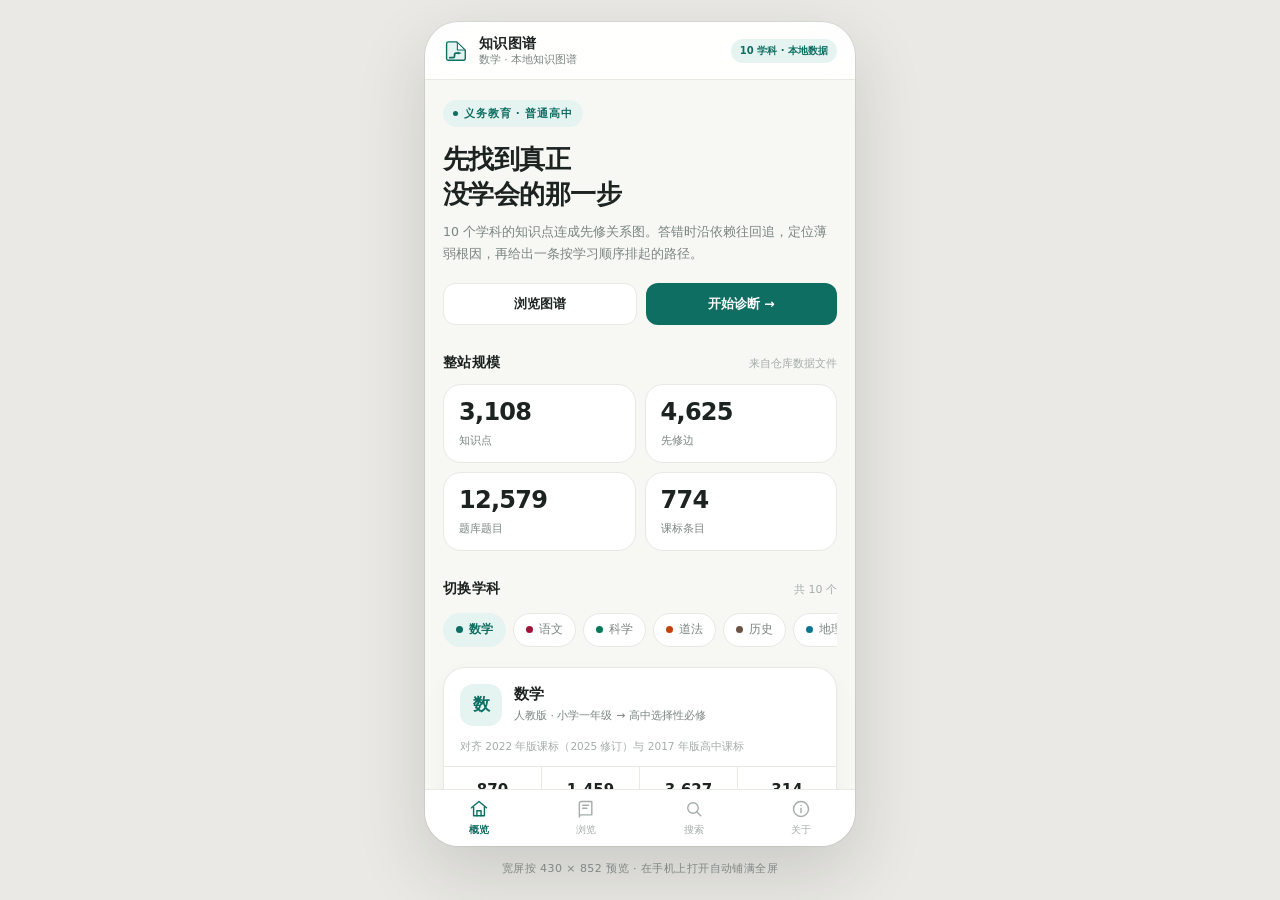
<file: index.html>
<!DOCTYPE html>
<html lang="zh-CN">
<head>
<meta charset="utf-8">
<meta name="viewport" content="width=device-width, initial-scale=1, viewport-fit=cover">
<title>知识图谱 · 中小学与高中</title>
<meta name="theme-color" content="#f7f7f4">
<meta name="description" content="中小学与高中知识图谱：10 个学科、按册浏览、先修关系与自适应诊断。">
<link rel="icon" href="data:image/svg+xml,%3Csvg%20xmlns%3D%22http%3A%2F%2Fwww.w3.org%2F2000%2Fsvg%22%20viewBox%3D%220%200%2032%2032%22%3E%3Cpath%20fill%3D%22%23dff3ef%22%20stroke%3D%22%230f6e62%22%20stroke-width%3D%221.7%22%20stroke-linejoin%3D%22round%22%20d%3D%22M6.6%204.8H17L27.4%2015.2V25Q27.4%2027.4%2025.2%2027.4H6.6Q4.4%2027.4%204.4%2025.2V7Q4.4%204.8%206.6%204.8Z%22%2F%3E%3Cpath%20fill%3D%22%23ffffff%22%20d%3D%22M17.7%206.3%2026.1%2014.7H17.7Z%22%2F%3E%3Cpath%20fill%3D%22none%22%20stroke%3D%22%230f6e62%22%20stroke-width%3D%221.35%22%20stroke-linecap%3D%22round%22%20stroke-linejoin%3D%22round%22%20d%3D%22M17.7%206.3V14.7H26.1%22%2F%3E%3Cpath%20fill%3D%22none%22%20stroke%3D%22%230f6e62%22%20stroke-width%3D%222.15%22%20stroke-linecap%3D%22round%22%20stroke-linejoin%3D%22round%22%20d%3D%22M8.3%2024.2H12.4Q14.2%2024.2%2014.2%2022.4V20.2Q14.2%2018.6%2016%2018.6H18.8%22%2F%3E%3Cpath%20fill%3D%22%230f6e62%22%20d%3D%22M18.5%2016.85%2023%2018.6%2018.5%2020.35Z%22%2F%3E%3C%2Fsvg%3E">
<link rel="manifest" href="manifest.webmanifest">
<link rel="apple-touch-icon" href="assets/icons/apple-touch-icon.png">
<meta name="mobile-web-app-capable" content="yes">
<meta name="apple-mobile-web-app-capable" content="yes">
<meta name="apple-mobile-web-app-title" content="知识图谱">
<link rel="stylesheet" href="assets/pwa.css">
<style>
:root{
  --brand:#0f6e62; --brand-soft:#e6f4f1; --brand-strong:#0c574e;
  --ink:#1c2321; --sub:#7a8580; --faint:#a4aca8;
  --line:#e9e8e3; --paper:#f7f7f4; --card:#fff;
  --radius:18px;
}
*{box-sizing:border-box;-webkit-tap-highlight-color:transparent}
html,body{margin:0;height:100%}
body{
  background:#eae9e5;color:var(--ink);
  font-family:-apple-system,BlinkMacSystemFont,"SF Pro Text","PingFang SC","Hiragino Sans GB","Microsoft YaHei",system-ui,sans-serif;
  font-size:14px;line-height:1.6;-webkit-font-smoothing:antialiased;
}
button,input{font:inherit;color:inherit}
button{border:0;background:none;cursor:pointer;padding:0}
a{color:inherit;text-decoration:none}
.stage{min-height:100vh;display:flex;flex-direction:column;align-items:center;justify-content:center;gap:14px;padding:22px 12px}
.stage-hint{margin:0;font-size:11px;color:#8b918d;letter-spacing:.04em}
.phone{
  width:100%;max-width:430px;height:min(852px,calc(100vh - 76px));
  background:var(--paper);border-radius:34px;overflow:hidden;position:relative;
  display:flex;flex-direction:column;
  box-shadow:0 26px 70px rgba(28,35,33,.16),0 0 0 1px rgba(28,35,33,.07);
  transition:background-color .25s ease;
}
@media (max-width:480px){
  .stage{display:block;padding:0;min-height:100vh}
  .phone{max-width:none;height:100vh;height:100dvh;border-radius:0;box-shadow:none}
  .stage-hint{display:none}
}

/* ---------- 顶栏 ---------- */
.app-bar{
  flex:none;height:58px;padding:0 18px;display:flex;align-items:center;justify-content:space-between;
  background:rgba(255,255,255,.9);backdrop-filter:blur(14px);-webkit-backdrop-filter:blur(14px);
  border-bottom:1px solid var(--line);z-index:2;
}
.brand{display:flex;align-items:center;gap:10px;min-width:0}
.brand svg{width:26px;height:26px;flex:none;color:var(--brand);transition:color .25s}
.brand-txt{display:flex;flex-direction:column;line-height:1.25;min-width:0}
.brand-txt strong{font-size:14px;font-weight:650;letter-spacing:.02em}
.brand-txt span{font-size:10.5px;color:var(--sub);white-space:nowrap;overflow:hidden;text-overflow:ellipsis}
.bar-tag{
  font-size:10px;color:var(--brand);background:var(--brand-soft);
  padding:4px 9px;border-radius:999px;font-weight:600;white-space:nowrap;
  transition:background-color .25s,color .25s;
}

/* ---------- 内容区 ---------- */
.screen{flex:1;overflow-y:auto;overscroll-behavior:contain;-webkit-overflow-scrolling:touch;padding:0 18px 26px;scrollbar-width:none}
.screen::-webkit-scrollbar,.sheet-scroll::-webkit-scrollbar{display:none}
.view{animation:viewIn .26s ease-out both}
@keyframes viewIn{from{opacity:0;transform:translateY(8px)}to{opacity:1;transform:none}}
.pad-top{padding-top:20px}
.sec{margin-top:26px}
.sec-head{display:flex;align-items:baseline;justify-content:space-between;margin:0 0 11px}
.sec-head h2{margin:0;font-size:14px;font-weight:650;letter-spacing:.02em}
.sec-head span{font-size:11px;color:var(--faint)}

/* Hero */
.eyebrow{
  display:inline-flex;align-items:center;gap:6px;font-size:10.5px;letter-spacing:.08em;
  color:var(--brand);background:var(--brand-soft);padding:5px 10px;border-radius:999px;font-weight:600;
  transition:background-color .25s,color .25s;
}
.eyebrow i{width:5px;height:5px;border-radius:50%;background:currentColor;font-style:normal}
.hero h1{margin:15px 0 9px;font-size:26px;line-height:1.34;font-weight:700;letter-spacing:-.02em}
.hero p{margin:0;color:var(--sub);font-size:12.5px;line-height:1.75}
.hero-actions{display:flex;gap:9px;margin-top:18px}
.btn{
  display:inline-flex;align-items:center;justify-content:center;gap:6px;
  min-height:42px;padding:0 16px;border-radius:12px;font-size:12.5px;font-weight:600;
  transition:transform .14s ease,background-color .2s,color .2s;
}
.btn:active{transform:scale(.97)}
.btn-primary{background:var(--brand);color:#fff;flex:1;transition:background-color .25s,transform .14s}
.btn-quiet{background:#fff;color:var(--ink);border:1px solid var(--line);flex:1}

/* 统计 */
.stat-grid{display:grid;grid-template-columns:1fr 1fr;gap:9px}
.stat{
  background:var(--card);border:1px solid var(--line);border-radius:var(--radius);padding:14px 15px 13px;
  animation:cardIn .38s ease-out both;
}
.stat:nth-child(2){animation-delay:.05s}.stat:nth-child(3){animation-delay:.1s}.stat:nth-child(4){animation-delay:.15s}
@keyframes cardIn{from{opacity:0;transform:translateY(10px)}to{opacity:1;transform:none}}
.stat b{display:block;font-size:24px;line-height:1.15;font-weight:700;letter-spacing:-.03em;font-variant-numeric:tabular-nums}
.stat b em{font-size:11px;font-style:normal;color:var(--faint);font-weight:500;margin-left:3px;letter-spacing:0}
.stat span{display:block;margin-top:5px;font-size:11px;color:var(--sub)}

/* 学科切换 */
.chips{display:flex;gap:7px;overflow-x:auto;padding:2px 0 6px;scrollbar-width:none}
.chips::-webkit-scrollbar{display:none}
.chip{
  flex:none;display:inline-flex;align-items:center;gap:6px;height:34px;padding:0 12px;
  border-radius:999px;background:#fff;border:1px solid var(--line);font-size:12px;font-weight:550;
  color:var(--sub);white-space:nowrap;transition:all .18s ease;
}
.chip:active{transform:scale(.96)}
.chip i{width:7px;height:7px;border-radius:50%;background:var(--dot,#ccc);font-style:normal}
.chip.on{background:var(--brand-soft);border-color:transparent;color:var(--brand);font-weight:650}
.chip.on i{background:currentColor}

/* 当前学科卡 */
.subject-card{
  margin-top:14px;background:var(--card);border:1px solid var(--line);border-radius:22px;overflow:hidden;
  box-shadow:0 6px 20px rgba(28,35,33,.035);
}
.sc-top{display:flex;align-items:center;gap:12px;padding:16px 16px 12px}
.sc-mark{
  width:42px;height:42px;flex:none;border-radius:13px;display:grid;place-items:center;
  background:var(--brand-soft);color:var(--brand);font-size:17px;font-weight:700;
  transition:background-color .25s,color .25s;
}
.sc-name{font-size:15px;font-weight:650;line-height:1.3}
.sc-range{font-size:11px;color:var(--sub);margin-top:3px;line-height:1.5}
.sc-note{font-size:10.5px;color:var(--faint);line-height:1.55;padding:0 16px 12px}
.sc-stats{display:grid;grid-template-columns:repeat(4,1fr);border-top:1px solid var(--line)}
.sc-stats div{padding:11px 4px;text-align:center;border-right:1px solid var(--line)}
.sc-stats div:last-child{border-right:0}
.sc-stats b{display:block;font-size:15px;font-weight:650;font-variant-numeric:tabular-nums}
.sc-stats span{display:block;font-size:9.5px;color:var(--faint);margin-top:2px}
.sc-bar{padding:11px 16px 14px;border-top:1px solid var(--line);background:#fcfcfa}
.sc-bar-txt{display:flex;justify-content:space-between;font-size:10.5px;color:var(--sub);margin-bottom:7px}
.track{height:5px;border-radius:99px;background:#eceeea;overflow:hidden}
.track i{display:block;height:100%;border-radius:99px;background:var(--brand);transition:width .5s cubic-bezier(.22,1,.36,1),background-color .25s}

/* 三步 */
.steps{position:relative;padding-left:2px}
.step{display:flex;gap:12px;position:relative;padding-bottom:16px}
.step:last-child{padding-bottom:0}
.step::before{content:"";position:absolute;left:13px;top:28px;bottom:0;width:1px;background:var(--line)}
.step:last-child::before{display:none}
.step-no{
  width:27px;height:27px;flex:none;border-radius:50%;display:grid;place-items:center;
  background:var(--brand-soft);color:var(--brand);font-size:11px;font-weight:700;z-index:1;
  transition:background-color .25s,color .25s;
}
.step h3{margin:2px 0 3px;font-size:12.5px;font-weight:650}
.step p{margin:0;font-size:11.5px;color:var(--sub);line-height:1.65}

/* 链接行 */
.links{background:var(--card);border:1px solid var(--line);border-radius:var(--radius);overflow:hidden}
.link-row{display:flex;align-items:center;gap:11px;padding:13px 14px;border-bottom:1px solid var(--line);min-height:52px}
.link-row:last-child{border-bottom:0}
.link-row:active{background:#fafaf8}
.link-ico{width:28px;height:28px;flex:none;border-radius:9px;background:var(--brand-soft);color:var(--brand);display:grid;place-items:center;transition:background-color .25s,color .25s}
.link-ico svg{width:15px;height:15px}
.link-txt{flex:1;min-width:0}
.link-txt b{display:block;font-size:12.5px;font-weight:600}
.link-txt span{display:block;font-size:10.5px;color:var(--faint);margin-top:1px;white-space:nowrap;overflow:hidden;text-overflow:ellipsis}
.link-arrow{color:var(--faint);font-size:15px;line-height:1}
.foot-note{margin:18px 0 0;font-size:10.5px;color:var(--faint);line-height:1.7;text-align:center}

/* ---------- 浏览 ---------- */
.page-title{margin:20px 0 4px;font-size:21px;font-weight:700;letter-spacing:-.02em}
.page-sub{margin:0 0 16px;font-size:11.5px;color:var(--sub)}
.groups{display:flex;flex-direction:column;gap:9px}
.group{background:var(--card);border:1px solid var(--line);border-radius:var(--radius);overflow:hidden}
.group-head{display:flex;align-items:center;gap:10px;width:100%;min-height:50px;padding:0 14px;text-align:left}
.group-head:active{background:#fafaf8}
.group-dot{width:7px;height:7px;border-radius:50%;background:var(--brand);flex:none;transition:background-color .25s}
.group-title{flex:1;font-size:13px;font-weight:600}
.group-count{font-size:10.5px;color:var(--faint);font-variant-numeric:tabular-nums}
.chev{width:14px;height:14px;color:var(--faint);transition:transform .24s ease}
.group.open .chev{transform:rotate(90deg)}
.group-body{border-top:1px solid var(--line);padding:4px 14px 12px;animation:viewIn .22s ease-out both}
.chapter{padding:10px 0 2px}
.chapter-name{font-size:10.5px;color:var(--brand);font-weight:600;margin-bottom:6px;line-height:1.5}
.topic-row{
  display:block;width:100%;text-align:left;padding:9px 10px;margin:0 0 4px;
  border-left:2px solid var(--line);background:#fbfbf9;border-radius:0 9px 9px 0;
}
.topic-row:active{background:var(--brand-soft)}
.topic-name{display:block;font-size:12px;font-weight:550;line-height:1.45}
.topic-meta{display:block;font-size:10px;color:var(--faint);margin-top:2px}

/* ---------- 搜索 ---------- */
.search-box{
  display:flex;align-items:center;gap:9px;height:44px;padding:0 13px;margin-top:18px;
  background:#fff;border:1px solid var(--line);border-radius:14px;
}
.search-box:focus-within{border-color:var(--brand);box-shadow:0 0 0 3px var(--brand-soft)}
.search-box svg{width:16px;height:16px;color:var(--faint);flex:none}
.search-box input{flex:1;min-width:0;border:0;outline:0;background:none;font-size:13px}
.search-box input::placeholder{color:var(--faint)}
.search-box input::-webkit-search-cancel-button,.search-box input::-webkit-search-decoration{-webkit-appearance:none;appearance:none}
.search-clear{color:var(--faint);font-size:16px;line-height:1;padding:4px}
.hot{display:flex;flex-wrap:wrap;gap:7px;margin-top:12px}
.hot button{font-size:11px;color:var(--sub);background:#fff;border:1px solid var(--line);border-radius:999px;padding:6px 11px}
.hot button:active{background:var(--brand-soft);color:var(--brand)}
.result-count{font-size:10.5px;color:var(--faint);margin:16px 0 8px}
.results{display:flex;flex-direction:column;gap:7px}
.result{
  display:flex;align-items:center;gap:10px;text-align:left;width:100%;
  background:#fff;border:1px solid var(--line);border-radius:14px;padding:11px 12px;
}
.result:active{background:#fafaf8}
.result i{width:8px;height:8px;border-radius:50%;flex:none;background:var(--dot,#ccc)}
.result-main{flex:1;min-width:0}
.result-main b{display:block;font-size:12.5px;font-weight:600;line-height:1.4}
.result-main span{display:block;font-size:10px;color:var(--faint);margin-top:2px;white-space:nowrap;overflow:hidden;text-overflow:ellipsis}
.result-sub{font-size:10px;color:var(--sub);flex:none}
.empty{text-align:center;padding:42px 20px;color:var(--faint)}
.empty svg{width:38px;height:38px;opacity:.5;margin-bottom:10px}
.empty p{margin:0;font-size:12px;line-height:1.7}

/* ---------- 关于 ---------- */
.about-hero{background:#fff;border:1px solid var(--line);border-radius:22px;padding:20px 18px;margin-top:18px}
.about-hero h2{margin:12px 0 8px;font-size:18px;font-weight:700}
.about-hero p{margin:0;font-size:12px;color:var(--sub);line-height:1.8}
.about-badge{display:inline-block;font-size:10px;color:var(--brand);background:var(--brand-soft);padding:4px 9px;border-radius:999px;font-weight:600}
.kv{background:#fff;border:1px solid var(--line);border-radius:var(--radius);overflow:hidden}
.kv-row{display:flex;justify-content:space-between;gap:12px;padding:11px 14px;border-bottom:1px solid var(--line);font-size:11.5px}
.kv-row:last-child{border-bottom:0}
.kv-row span{color:var(--sub)}
.kv-row b{font-weight:600;font-variant-numeric:tabular-nums}
.prose{font-size:11.5px;color:var(--sub);line-height:1.85}
.prose p{margin:0 0 10px}
.prose strong{color:var(--ink);font-weight:650}

/* ---------- 底部导航 ---------- */
.tabbar{
  flex:none;display:grid;grid-template-columns:repeat(4,1fr);
  background:rgba(255,255,255,.94);backdrop-filter:blur(14px);-webkit-backdrop-filter:blur(14px);
  border-top:1px solid var(--line);padding-bottom:env(safe-area-inset-bottom);z-index:3;
}
.tab{display:flex;flex-direction:column;align-items:center;justify-content:center;gap:3px;height:56px;color:var(--faint)}
.tab svg{width:20px;height:20px;stroke-width:1.7}
.tab span{font-size:10px;font-weight:550}
.tab.on{color:var(--brand)}
.tab.on span{font-weight:650}
.tab:active{opacity:.6}

/* ---------- 详情浮层 ---------- */
.sheet-layer{position:absolute;inset:0;z-index:20}
.sheet-mask{position:absolute;inset:0;background:rgba(24,30,28,.36);opacity:0;transition:opacity .3s ease}
.sheet-layer.open .sheet-mask{opacity:1}
.sheet{
  position:absolute;left:0;right:0;bottom:0;max-height:88%;
  background:#fff;border-radius:24px 24px 0 0;display:flex;flex-direction:column;
  transform:translateY(101%);transition:transform .34s cubic-bezier(.22,1,.36,1);
  box-shadow:0 -12px 40px rgba(24,30,28,.12);
}
.sheet-layer.open .sheet{transform:none}
.handle{width:36px;height:4px;border-radius:99px;background:#dcded9;margin:10px auto 4px;flex:none}
.sheet-scroll{flex:1;overflow-y:auto;-webkit-overflow-scrolling:touch;padding:6px 18px 18px;overscroll-behavior:contain}
.sheet-tags{display:flex;flex-wrap:wrap;gap:6px;margin-top:8px}
.tag{font-size:10px;color:var(--sub);background:#f4f5f2;border-radius:6px;padding:3px 8px}
.tag.accent{color:var(--brand);background:var(--brand-soft)}
.sheet-scroll h2{margin:11px 0 3px;font-size:20px;line-height:1.4;font-weight:700;letter-spacing:-.01em}
.mono{font-size:10.5px;color:var(--faint);font-family:ui-monospace,SFMono-Regular,Menlo,monospace}
.block{margin-top:20px}
.block h3{margin:0 0 9px;font-size:11px;color:var(--faint);font-weight:650;letter-spacing:.06em}
.block p{margin:0;font-size:12.5px;line-height:1.8;color:var(--ink)}
.checks{display:flex;flex-direction:column;gap:7px}
.check{display:flex;gap:8px;font-size:12px;line-height:1.65}
.check i{flex:none;width:15px;height:15px;margin-top:2px;border-radius:50%;background:var(--brand-soft);color:var(--brand);font-style:normal;font-size:9px;display:grid;place-items:center}
.pre-item{display:block;width:100%;text-align:left;background:#fafbf9;border:1px solid var(--line);border-radius:12px;padding:10px 11px;margin-bottom:7px}
.pre-item:active{background:var(--brand-soft)}
.pre-top{display:flex;align-items:center;gap:7px;font-size:12px;font-weight:600}
.pre-top em{font-style:normal;font-size:9.5px;padding:2px 6px;border-radius:5px;background:#eef0ec;color:var(--sub);font-weight:500}
.pre-top em.hard{background:var(--brand-soft);color:var(--brand)}
.pre-why{display:block;margin-top:4px;font-size:10.5px;color:var(--faint);line-height:1.55}
.quote{background:#fafbf9;border-left:3px solid var(--brand);border-radius:0 10px 10px 0;padding:10px 12px;margin-bottom:7px}
.quote b{display:block;font-size:10px;color:var(--brand);font-family:ui-monospace,SFMono-Regular,Menlo,monospace;margin-bottom:4px}
.quote p{margin:0;font-size:11.5px;line-height:1.7;color:var(--sub)}
.q-card{background:#fafbf9;border:1px solid var(--line);border-radius:14px;padding:14px}
.q-label{font-size:10px;color:var(--faint);margin-bottom:8px}
.q-prompt{font-size:13px;line-height:1.75;font-weight:550}
.q-options{display:flex;flex-direction:column;gap:7px;margin-top:11px}
.q-opt{display:flex;gap:9px;align-items:flex-start;text-align:left;background:#fff;border:1px solid var(--line);border-radius:10px;padding:9px 11px;font-size:12px;line-height:1.55}
.q-opt b{color:var(--sub);font-size:11px;flex:none}
.q-opt:active{border-color:var(--brand)}
.q-opt.right{background:var(--brand-soft);border-color:transparent;color:var(--brand-strong)}
.q-opt.wrong{background:#fff2f0;border-color:#f4c9c2;color:#a6362a}
.q-reveal{margin-top:11px;padding-top:11px;border-top:1px dashed var(--line);font-size:11.5px;line-height:1.7;color:var(--sub)}
.q-reveal strong{color:var(--brand)}
.q-action{margin-top:11px;background:var(--brand);color:#fff;border-radius:10px;padding:9px 14px;font-size:11.5px;font-weight:600}
.sheet-actions{flex:none;display:flex;gap:9px;padding:11px 18px calc(13px + env(safe-area-inset-bottom));border-top:1px solid var(--line);background:#fff}
.sheet-actions .btn{flex:1;min-height:42px}
.sheet-actions .btn-ghost{background:#f4f5f2;color:var(--sub)}
.loading{padding:40px 0;text-align:center;color:var(--faint);font-size:12px}
.loading i{display:block;width:20px;height:20px;margin:0 auto 12px;border:2px solid var(--line);border-top-color:var(--brand);border-radius:50%;animation:spin .8s linear infinite}
.loading.sm{padding:18px 0}
.loading.sm i{width:16px;height:16px;margin-bottom:8px}
.skeleton-group{height:52px;border-radius:var(--radius);background:#fff;border:1px solid var(--line);animation:pulse 1.4s ease-in-out infinite}
@media (max-width:480px){ .pwa-bar{bottom:calc(60px + env(safe-area-inset-bottom,0px))} }
@keyframes pulse{50%{opacity:.55}}
@keyframes spin{to{transform:rotate(360deg)}}
</style>
</head>
<body>
<div class="stage">
  <div class="phone" id="phone">
    <header class="app-bar">
      <div class="brand">
        <svg viewBox="0 0 32 32" aria-hidden="true"><path fill="var(--brand-soft)" stroke="currentColor" stroke-width="1.7" stroke-linejoin="round" d="M6.6 4.8H17L27.4 15.2V25Q27.4 27.4 25.2 27.4H6.6Q4.4 27.4 4.4 25.2V7Q4.4 4.8 6.6 4.8Z"/><path fill="#fff" d="M17.7 6.3 26.1 14.7H17.7Z"/><path fill="none" stroke="currentColor" stroke-width="1.35" stroke-linecap="round" stroke-linejoin="round" d="M17.7 6.3V14.7H26.1"/><path fill="none" stroke="currentColor" stroke-width="2.15" stroke-linecap="round" stroke-linejoin="round" d="M8.3 24.2H12.4Q14.2 24.2 14.2 22.4V20.2Q14.2 18.6 16 18.6H18.8"/><path fill="currentColor" d="M18.5 16.85 23 18.6 18.5 20.35Z"/></svg>
        <div class="brand-txt"><strong>知识图谱</strong><span id="barSub">中小学 · 高中</span></div>
      </div>
      <span class="bar-tag" id="barTag">10 学科 · 本地数据</span>
    </header>

    <main class="screen" id="screen">
      <section class="view" id="view-home"></section>
      <section class="view" id="view-browse" hidden></section>
      <section class="view" id="view-search" hidden></section>
      <section class="view" id="view-about" hidden></section>
    </main>

    <nav class="tabbar" aria-label="主导航">
      <button class="tab on" data-tab="home"><svg viewBox="0 0 24 24" fill="none" stroke="currentColor" stroke-linecap="round" stroke-linejoin="round"><path d="M3 10.5 12 3l9 7.5"/><path d="M5.5 9.5V20h13V9.5"/><path d="M9.5 20v-6h5v6"/></svg><span>概览</span></button>
      <button class="tab" data-tab="browse"><svg viewBox="0 0 24 24" fill="none" stroke="currentColor" stroke-linecap="round" stroke-linejoin="round"><path d="M4 5.5A2.5 2.5 0 0 1 6.5 3H19v16H6.5A2.5 2.5 0 0 0 4 21.5z"/><path d="M8 7.5h7M8 11h5"/></svg><span>浏览</span></button>
      <button class="tab" data-tab="search"><svg viewBox="0 0 24 24" fill="none" stroke="currentColor" stroke-linecap="round" stroke-linejoin="round"><circle cx="10.8" cy="10.8" r="6.3"/><path d="m15.5 15.5 4.5 4.5"/></svg><span>搜索</span></button>
      <button class="tab" data-tab="about"><svg viewBox="0 0 24 24" fill="none" stroke="currentColor" stroke-linecap="round" stroke-linejoin="round"><circle cx="12" cy="12" r="9"/><path d="M12 11v5.5M12 7.6v.1"/></svg><span>关于</span></button>
    </nav>

    <div class="sheet-layer" id="sheetLayer" hidden>
      <div class="sheet-mask" data-close="1"></div>
      <div class="sheet" role="dialog" aria-modal="true" aria-label="知识点详情">
        <div class="handle"></div>
        <div class="sheet-scroll" id="sheetScroll"></div>
        <div class="sheet-actions" id="sheetActions">
          <button class="btn btn-ghost" data-close="1">关闭</button>
          <a class="btn btn-primary" id="sheetDiagnose" href="diagnose/">诊断这个知识点</a>
        </div>
      </div>
    </div>
  </div>
  <p class="stage-hint">宽屏按 430 × 852 预览 · 在手机上打开自动铺满全屏</p>
</div>

<script src="data/mobile/meta.js"></script>
<script>
(function () {
  'use strict';
  var M = window.__META__;
  var screenEl = document.getElementById('screen');
  var phone = document.getElementById('phone');
  if (!M) {
    screenEl.innerHTML = '<div class="empty" style="padding-top:80px"><p>数据未加载。<br>请确认 data/mobile/meta.js 与本页面在同一目录。</p></div>';
    return;
  }
  window.__MINDEX__ = window.__MINDEX__ || {};
  window.__MDETAIL__ = window.__MDETAIL__ || {};

  var SUB = {}, ORDER = [];
  M.subjects.forEach(function (s) { SUB[s.id] = s; ORDER.push(s.id); });

  var CN = ['', '一', '二', '三', '四', '五', '六', '七', '八', '九'];
  var DIFF = { basic: '基础题', standard: '提高题', challenge: '拓展题', advanced: '进阶题' };
  var TYPE = { choice: '选择题', numeric: '填空 / 数值题', short: '简答题' };
  var state = { tab: 'home', subject: 'math', query: '', open: {}, detailId: null, detailSubject: null, answerShown: false };

  var params = new URLSearchParams(location.search);
  var initialSubject = params.get('subject');
  if (initialSubject && SUB[initialSubject]) state.subject = initialSubject;

  function esc(v) {
    return String(v == null ? '' : v).replace(/[&<>"']/g, function (c) {
      return { '&': '&amp;', '<': '&lt;', '>': '&gt;', '"': '&quot;', "'": '&#39;' }[c];
    });
  }
  function fmt(n) { return String(n).replace(/\B(?=(\d{3})+(?!\d))/g, ','); }
  function darken(hex, ratio) {
    var m = /^#([0-9a-f]{6})$/i.exec(hex || '');
    if (!m) return hex;
    var v = parseInt(m[1], 16), r = (v >> 16) & 255, g = (v >> 8) & 255, b = v & 255;
    return '#' + [r, g, b].map(function (c) {
      return ('0' + Math.round(c * ratio).toString(16)).slice(-2);
    }).join('');
  }
  function shortChapter(c) {
    var parts = String(c || '').split(' ');
    return parts.length > 1 ? parts.slice(1).join(' ') : (c || '');
  }
  function volume(t) {
    var g = Number(t.g);
    if (g >= 10) {
      var head = String(t.c || '').split(' ')[0] || ('第' + g + '册');
      return { key: 'g' + g, label: head, order: g * 10 };
    }
    var term = t.t === '全' ? '全一册' : (t.t === '下' ? '下册' : '上册');
    return { key: 'g' + g + t.t, label: CN[g] + '年级' + term, order: g * 10 + (t.t === '下' ? 1 : 0) };
  }
  function subjectSuffix() { return state.subject === 'math' ? '' : '?subject=' + state.subject; }
  function diagnoseHref(id, sid) {
    return 'diagnose/?subject=' + (sid || state.subject) + '&target=' + encodeURIComponent(id);
  }
  function exploreHref(id, sid) {
    var s = sid || state.subject;
    return 'explore/' + (s === 'math' ? '' : '?subject=' + s) + (id ? '#' + encodeURIComponent(id) : '');
  }
  function applyTheme() {
    var s = SUB[state.subject];
    phone.style.setProperty('--brand', s.color);
    phone.style.setProperty('--brand-soft', s.soft);
    phone.style.setProperty('--brand-strong', darken(s.color, .78));
    document.getElementById('barSub').textContent = s.name + ' · 本地知识图谱';
    var meta = document.querySelector('meta[name=theme-color]');
    if (meta) meta.setAttribute('content', s.color);
  }
  function chipRow() {
    return '<div class="chips">' + M.subjects.map(function (s) {
      return '<button class="chip' + (s.id === state.subject ? ' on' : '') + '" data-subject="' + s.id + '" style="--dot:' + s.color + '"><i></i>' + esc(s.name) + '</button>';
    }).join('') + '</div>';
  }

  /* ---------------- 按需加载 ---------------- */
  var scripts = {};
  function loadScript(src) {
    if (scripts[src]) return scripts[src];
    scripts[src] = new Promise(function (resolve, reject) {
      var el = document.createElement('script');
      el.src = src;
      el.onload = function () { resolve(); };
      el.onerror = function () { reject(new Error('load ' + src)); };
      document.head.appendChild(el);
    });
    return scripts[src];
  }
  function ensureIndex(sid) {
    if (window.__MINDEX__[sid]) return Promise.resolve(window.__MINDEX__[sid]);
    return loadScript('data/mobile/index-' + sid + '.js').then(function () {
      if (!window.__MINDEX__[sid]) throw new Error('index ' + sid);
      return window.__MINDEX__[sid];
    });
  }
  function ensureDetail(sid) {
    if (window.__MDETAIL__[sid]) return Promise.resolve(window.__MDETAIL__[sid]);
    return loadScript('data/mobile/detail-' + sid + '.js').then(function () {
      if (!window.__MDETAIL__[sid]) throw new Error('detail ' + sid);
      return window.__MDETAIL__[sid];
    });
  }
  function allIndex() {
    return Promise.all(M.subjects.map(function (s) { return ensureIndex(s.id).catch(function () { return null; }); }));
  }
  function topicsOf(sid) { return window.__MINDEX__[sid] || []; }
  function findTopic(id) {
    for (var i = 0; i < M.subjects.length; i++) {
      var rows = window.__MINDEX__[M.subjects[i].id];
      if (!rows) continue;
      for (var j = 0; j < rows.length; j++) if (rows[j].id === id) return rows[j];
    }
    return null;
  }
  function groupsOf(sid) {
    var map = {}, list = [];
    topicsOf(sid).forEach(function (t) {
      var v = volume(t);
      if (!map[v.key]) { map[v.key] = { key: v.key, label: v.label, order: v.order, items: [] }; list.push(map[v.key]); }
      map[v.key].items.push(t);
    });
    list.sort(function (a, b) { return a.order - b.order; });
    return list;
  }

  /* ---------------- 概览 ---------------- */
  function renderHome() {
    var s = SUB[state.subject], c = M.counts[state.subject], t = M.totals;
    var pct = Math.max(3, Math.round(c.topics / t.topics * 100));
    return '<div class="view pad-top">' +
      '<div class="hero">' +
        '<span class="eyebrow"><i></i>义务教育 · 普通高中</span>' +
        '<h1>先找到真正<br>没学会的那一步</h1>' +
        '<p>' + M.subjects.length + ' 个学科的知识点连成先修关系图。答错时沿依赖往回追，定位薄弱根因，再给出一条按学习顺序排起的路径。</p>' +
        '<div class="hero-actions">' +
          '<a class="btn btn-quiet" href="' + exploreHref('') + '">浏览图谱</a>' +
          '<a class="btn btn-primary" href="diagnose/?subject=' + state.subject + '">开始诊断 →</a>' +
        '</div>' +
      '</div>' +
      '<div class="sec"><div class="sec-head"><h2>整站规模</h2><span>来自仓库数据文件</span></div>' +
        '<div class="stat-grid">' +
          '<div class="stat"><b>' + fmt(t.topics) + '</b><span>知识点</span></div>' +
          '<div class="stat"><b>' + fmt(t.edges) + '</b><span>先修边</span></div>' +
          '<div class="stat"><b>' + fmt(t.questions) + '</b><span>题库题目</span></div>' +
          '<div class="stat"><b>' + fmt(t.standards) + '</b><span>课标条目</span></div>' +
        '</div>' +
      '</div>' +
      '<div class="sec"><div class="sec-head"><h2>切换学科</h2><span>共 ' + M.subjects.length + ' 个</span></div>' + chipRow() +
        '<div class="subject-card">' +
          '<div class="sc-top"><div class="sc-mark">' + esc(s.mark) + '</div><div><div class="sc-name">' + esc(s.name) + '</div><div class="sc-range">' + esc(s.range) + '</div></div></div>' +
          '<div class="sc-note">' + esc(s.note) + '</div>' +
          '<div class="sc-stats">' +
            '<div><b>' + fmt(c.topics) + '</b><span>知识点</span></div>' +
            '<div><b>' + fmt(c.edges) + '</b><span>先修边</span></div>' +
            '<div><b>' + fmt(c.questions) + '</b><span>题目</span></div>' +
            '<div><b>' + fmt(c.standards) + '</b><span>课标</span></div>' +
          '</div>' +
          '<div class="sc-bar"><div class="sc-bar-txt"><span>占全站知识点</span><span>' + pct + '%</span></div><div class="track"><i style="width:' + pct + '%"></i></div></div>' +
        '</div>' +
      '</div>' +
      '<div class="sec"><div class="sec-head"><h2>怎么用</h2><span>三步</span></div>' +
        '<div class="steps">' +
          '<div class="step"><span class="step-no">1</span><div><h3>选一个知识点</h3><p>按学科、年级、册、章浏览，或直接搜索名称与章节。</p></div></div>' +
          '<div class="step"><span class="step-no">2</span><div><h3>自适应答题</h3><p>先问目标本身；答错再出一道同级或更容易的题，仍错才向先修回溯。</p></div></div>' +
          '<div class="step"><span class="step-no">3</span><div><h3>找到根因与路径</h3><p>标出薄弱根因和不稳的点，按年级从低到高排出补学顺序。</p></div></div>' +
        '</div>' +
      '</div>' +
      '<div class="sec"><div class="sec-head"><h2>更多入口</h2><span>同源数据</span></div>' +
        '<div class="links">' + linkRows() + '</div></div>' +
      '<p class="foot-note">数据来自本仓库 data/*.json · 全部在本机运行</p>' +
    '</div>';
  }
  function linkRows() {
    return [
      ['explore/' + subjectSuffix(), '自适应知识图谱', '局部先修图 · 课标 · 样题', 'M4 6h6M4 12h6M4 18h6M14 6h6M14 12h6M14 18h6'],
      ['diagnose/?subject=' + state.subject, '自适应诊断', '单点 / 整章 / 整册筛查', 'M12 3v18M3 12h18'],
      ['children/', '孩子档案', '本机记录 · 盲区与历史', 'M4 5h16v14H4zM8 9h8M8 13h5'],
      ['home.html' + (state.subject === 'math' ? '' : '?subject=' + state.subject), '桌面版首页', '宽屏布局与全部入口', 'M4 4h16v12H4zM8 20h8M12 16v4']
    ].map(function (r) {
      return '<a class="link-row" href="' + r[0] + '"><span class="link-ico"><svg viewBox="0 0 24 24" fill="none" stroke="currentColor" stroke-width="1.7" stroke-linecap="round" stroke-linejoin="round"><path d="' + r[3] + '"/></svg></span><span class="link-txt"><b>' + r[1] + '</b><span>' + r[2] + '</span></span><span class="link-arrow">›</span></a>';
    }).join('');
  }

  /* ---------------- 浏览 ---------------- */
  function renderBrowse() {
    var rows = window.__MINDEX__[state.subject];
    if (!rows) {
      return '<div class="view"><h1 class="page-title">按册浏览</h1><p class="page-sub">正在载入 ' + esc(SUB[state.subject].name) + ' 知识点…</p>' +
        '<div class="groups">' + new Array(5).join('<div class="skeleton-group"></div>') + '</div>' +
        '<div class="loading sm"><i></i>首次加载后会被缓存</div></div>';
    }
    var groups = groupsOf(state.subject);
    var body = groups.map(function (g) {
      var open = !!state.open[g.key];
      var inner = '';
      if (open) {
        var chapters = {}, cList = [];
        g.items.forEach(function (t) {
          if (!chapters[t.c]) { chapters[t.c] = []; cList.push(t.c); }
          chapters[t.c].push(t);
        });
        inner = '<div class="group-body">' + cList.map(function (c) {
          return '<div class="chapter"><div class="chapter-name">' + esc(shortChapter(c)) + '</div>' +
            chapters[c].map(function (t) {
              return '<button class="topic-row" data-topic="' + esc(t.id) + '"><span class="topic-name">' + esc(t.name) + '</span><span class="topic-meta">' + esc(t.d) + ' · ' + esc(t.id) + '</span></button>';
            }).join('') + '</div>';
        }).join('') + '</div>';
      }
      return '<section class="group' + (open ? ' open' : '') + '">' +
        '<button class="group-head" data-group="' + esc(g.key) + '"><span class="group-dot"></span><span class="group-title">' + esc(g.label) + '</span><span class="group-count">' + g.items.length + ' 点</span>' +
        '<svg class="chev" viewBox="0 0 24 24" fill="none" stroke="currentColor" stroke-width="2" stroke-linecap="round" stroke-linejoin="round"><path d="m9 5 7 7-7 7"/></svg></button>' + inner + '</section>';
    }).join('');
    return '<div class="view">' +
      '<h1 class="page-title">按册浏览</h1><p class="page-sub">展开册次，查看章节下的知识点与样题</p>' +
      chipRow() +
      '<div class="sec" style="margin-top:16px"><div class="groups">' + body + '</div></div>' +
      '<p class="foot-note">共 ' + groups.length + ' 个册次 · ' + rows.length + ' 个知识点</p>' +
    '</div>';
  }

  /* ---------------- 搜索 ---------------- */
  var HOT = ['配方法', '分数', '二次函数', '一次函数', '光合作用', '牛顿第一定律', '虚拟语气'];
  function indexesReady() {
    return M.subjects.every(function (s) { return !!window.__MINDEX__[s.id]; });
  }
  function loadedCount() {
    return M.subjects.filter(function (s) { return !!window.__MINDEX__[s.id]; }).length;
  }
  function renderSearch() {
    return '<div class="view">' +
      '<h1 class="page-title">找知识点</h1><p class="page-sub">跨学科搜索名称、章节与领域</p>' +
      '<div class="search-box"><svg viewBox="0 0 24 24" fill="none" stroke="currentColor" stroke-width="1.8" stroke-linecap="round"><circle cx="10.8" cy="10.8" r="6.3"/><path d="m15.5 15.5 4.5 4.5"/></svg>' +
      '<input id="searchInput" type="search" autocomplete="off" placeholder="例如：配方法、分数、细胞" value="' + esc(state.query) + '"><button class="search-clear" data-clear="1" aria-label="清空">×</button></div>' +
      '<div class="hot">' + HOT.map(function (w) { return '<button data-hot="' + esc(w) + '">' + esc(w) + '</button>'; }).join('') + '</div>' +
      '<div id="searchResults"></div>' +
    '</div>';
  }
  function renderResults() {
    var box = document.getElementById('searchResults');
    if (!box) return;
    var q = state.query.trim().toLowerCase();
    if (!q) {
      box.innerHTML = '<div class="empty"><svg viewBox="0 0 24 24" fill="none" stroke="currentColor" stroke-width="1.4"><circle cx="10.8" cy="10.8" r="6.3"/><path d="m15.5 15.5 4.5 4.5"/></svg><p>输入关键词开始搜索<br>试试上面的热门词</p></div>';
      return;
    }
    if (!indexesReady()) {
      box.innerHTML = '<div class="loading sm" style="padding-top:28px"><i></i>正在载入全学科索引 ' + loadedCount() + ' / ' + M.subjects.length + '</div>';
      loadAllIndexes();
      return;
    }
    var hits = [];
    M.subjects.forEach(function (s) {
      (window.__MINDEX__[s.id] || []).forEach(function (t) {
        if ((t.name + ' ' + t.c + ' ' + t.d + ' ' + t.id).toLowerCase().indexOf(q) >= 0) hits.push(t);
      });
    });
    var shown = hits.slice(0, 60);
    box.innerHTML = '<div class="result-count">找到 ' + fmt(hits.length) + ' 个知识点' + (hits.length > 60 ? '，显示前 60 个' : '') + '</div>' +
      (hits.length ? '<div class="results">' + shown.map(function (t) {
        var s = SUB[t.s];
        return '<button class="result" data-topic="' + esc(t.id) + '" style="--dot:' + s.color + '"><i></i><span class="result-main"><b>' + esc(t.name) + '</b><span>' + esc(shortChapter(t.c)) + '</span></span><span class="result-sub">' + esc(s.name) + '</span></button>';
      }).join('') + '</div>' : '<div class="empty"><p>没有匹配的知识点<br>换个更短的词试试</p></div>');
  }
  var loadingAll = false;
  function loadAllIndexes() {
    if (loadingAll || indexesReady()) return;
    loadingAll = true;
    allIndex().then(function () {
      loadingAll = false;
      if (state.tab === 'search') renderResults();
    });
  }

  /* ---------------- 关于 ---------------- */
  function renderAbout() {
    var rows = M.subjects.map(function (s) {
      return '<div class="kv-row"><span><i style="display:inline-block;width:7px;height:7px;border-radius:50%;background:' + s.color + ';margin-right:7px"></i>' + esc(s.name) + '</span><b>' + fmt(M.counts[s.id].topics) + ' 点</b></div>';
    }).join('');
    return '<div class="view">' +
      '<div class="about-hero"><span class="about-badge">CC BY-NC 4.0</span><h2>中小学 · 高中知识图谱</h2>' +
      '<p>对齐义务教育与高中课程标准的知识点 DAG，附自适应前置诊断与题库。答错会沿先修边从高中、初中一直回溯到具体的小学知识点，并给出按年级从低到高排列的学习路径。</p></div>' +
      '<div class="sec"><div class="sec-head"><h2>各学科知识点</h2><span>共 ' + fmt(M.totals.topics) + ' 个</span></div><div class="kv">' + rows + '</div></div>' +
      '<div class="sec"><div class="sec-head"><h2>数据来源</h2></div><div class="prose">' +
        '<p><strong>教材：</strong>人教版、统编版、教科版的一至九年级与高中必修、选择性必修目录。部分册次按第三方公开目录推定，已在 README 标注「待核」。</p>' +
        '<p><strong>课标：</strong>《义务教育课程标准（2022 年版 2025 年修订）》与《普通高中课程标准（2017 年版）》相关学科的内容要求，多数条目为公开转述，页码待核。</p>' +
        '<p><strong>题库：</strong>' + fmt(M.totals.questions) + ' 道题，含自动核验与部分独立盲解复核；高中题与部分学科题未做盲解。</p>' +
        '<p><strong>须知：</strong>知识点粒度、掌握标准与先修关系仍需一线教师审核后才能用于教学或诊断。本页仅作本地预览，所有数据留在本机。</p>' +
      '</div></div>' +
      '<div class="sec"><div class="sec-head"><h2>仓库结构</h2></div><div class="kv">' +
        '<div class="kv-row"><span>data/topics.json</span><b>知识点</b></div>' +
        '<div class="kv-row"><span>data/dependencies.json</span><b>先修边</b></div>' +
        '<div class="kv-row"><span>data/questions.json</span><b>题库</b></div>' +
        '<div class="kv-row"><span>data/cn-curriculum-standards.json</span><b>课标</b></div>' +
        '<div class="kv-row"><span>explore/ · diagnose/ · children/</span><b>完整站点</b></div>' +
        '<div class="kv-row"><span>scripts/build_mobile_data.py</span><b>本页数据生成</b></div>' +
        '<div class="kv-row"><span>home.html</span><b>桌面版首页</b></div>' +
      '</div></div>' +
      '<div class="sec"><div class="sec-head"><h2>相关链接</h2></div><div class="links">' +
        '<a class="link-row" href="home.html' + (state.subject === 'math' ? '' : '?subject=' + state.subject) + '"><span class="link-txt"><b>桌面版首页</b><span>宽屏布局与全部入口</span></span><span class="link-arrow">›</span></a>' +
        '<a class="link-row" href="README.md"><span class="link-txt"><b>项目 README</b><span>范围、来源与待核清单</span></span><span class="link-arrow">›</span></a>' +
        '<a class="link-row" href="CHANGELOG.md"><span class="link-txt"><b>变更日志</b><span>按日期记录的数据调整</span></span><span class="link-arrow">›</span></a>' +
        '<a class="link-row" href="https://github.com/xiaoyang111222/cn-math-taxonomy" target="_blank" rel="noopener"><span class="link-txt"><b>GitHub 仓库</b><span>提交 Issue / 查看源码</span></span><span class="link-arrow">›</span></a>' +
      '</div></div>' +
      '<p class="foot-note">页面数据由 scripts/build_mobile_data.py 生成 · 可随时重跑同步</p>' +
    '</div>';
  }

  /* ---------------- 详情浮层 ---------------- */
  function sheetHead(t) {
    var s = SUB[t.s], v = volume(t);
    return '<div class="sheet-tags"><span class="tag accent">' + esc(s.name) + '</span><span class="tag">' + esc(v.label) + '</span><span class="tag">' + esc(t.d) + '</span></div>' +
      '<h2>' + esc(t.name) + '</h2><div class="mono">' + esc(t.id) + '</div>';
  }
  function sheetSkeleton(t) {
    document.getElementById('sheetScroll').innerHTML = sheetHead(t) +
      '<div class="loading"><i></i>正在载入详情…</div>';
    document.getElementById('sheetDiagnose').href = diagnoseHref(t.id, t.s);
  }
  function renderSheet(t, D) {
    var d = (D.topics || {})[t.id] || {};
    var html = sheetHead(t);
    if (d.desc) html += '<div class="block"><h3>知识点说明</h3><p>' + esc(d.desc) + '</p></div>';
    if (d.criteria && d.criteria.length) {
      html += '<div class="block"><h3>掌握标准</h3><div class="checks">' + d.criteria.map(function (c) {
        return '<div class="check"><i>✓</i><span>' + esc(c) + '</span></div>';
      }).join('') + '</div></div>';
    }
    var pre = d.pre || [];
    var preHtml;
    if (pre.length) {
      preHtml = pre.map(function (p) {
        var target = findTopic(p.id);
        return '<button class="pre-item" data-topic="' + esc(p.id) + '"><span class="pre-top"><em class="' + (p.k ? 'hard' : '') + '">' + (p.k ? '硬先修' : '软先修') + '</em>' + esc(target ? target.name : p.id) + '</span><span class="pre-why">' + esc(p.why || '') + '</span></button>';
      }).join('');
    } else {
      preHtml = '<p style="color:var(--faint);font-size:11.5px">' + esc(d.root || '这是图谱的起点，没有更早的先修知识点。') + '</p>';
    }
    html += '<div class="block"><h3>先修知识点 · ' + pre.length + '</h3>' + preHtml + '</div>';

    var stds = t.st || [];
    if (stds.length) {
      html += '<div class="block"><h3>对应课标</h3>' + stds.map(function (id) {
        var item = (D.standards || {})[id];
        return '<div class="quote"><b>' + esc(id) + '</b><p>' + (item ? esc(item.text) : '条目正文见仓库课标文件') + '</p></div>';
      }).join('') + '</div>';
    }
    var q = d.q;
    if (q) {
      html += '<div class="block"><h3>题库样题</h3><div class="q-card">' +
        '<div class="q-label">' + esc(DIFF[q.difficulty] || '样题') + ' · ' + esc(TYPE[q.type] || '题目') + '</div>' +
        '<div class="q-prompt">' + esc(q.prompt) + '</div>';
      if (q.choices && q.choices.length) {
        html += '<div class="q-options">' + q.choices.map(function (c) {
          return '<button class="q-opt" data-choice="' + esc(c.key) + '" data-answer="' + esc(q.answer) + '"><b>' + esc(c.key) + '</b><span>' + esc(c.text) + '</span></button>';
        }).join('') + '</div>';
      } else {
        html += '<button class="q-action" data-reveal="' + esc(q.answer) + '">查看答案</button>';
      }
      html += '<div class="q-reveal" id="qReveal" hidden></div></div></div>';
    }
    html += '<div class="block"><h3>所在章节</h3><p style="font-size:12px;color:var(--sub)">' + esc(t.c) + '</p>' +
      '<a class="link-row" style="margin-top:10px;border:1px solid var(--line);border-radius:12px" href="' + exploreHref(t.id, t.s) + '"><span class="link-txt"><b>在完整知识图谱中查看</b><span>局部先修图 · 详情</span></span><span class="link-arrow">›</span></a></div>';
    document.getElementById('sheetScroll').innerHTML = html;
    document.getElementById('sheetScroll').scrollTop = 0;
  }
  function openTopic(id) {
    var t = findTopic(id);
    if (!t) {
      var sid = subjectOfId(id) || state.subject;
      if (window.__MINDEX__[sid]) return;
      ensureIndex(sid).then(function () {
        if (findTopic(id)) openTopic(id);
      }).catch(function () { /* 索引缺失时静默 */ });
      return;
    }
    state.detailId = id;
    state.detailSubject = t.s;
    state.answerShown = false;
    sheetSkeleton(t);
    var layer = document.getElementById('sheetLayer');
    layer.hidden = false;
    requestAnimationFrame(function () { layer.classList.add('open'); });
    ensureDetail(t.s).then(function (D) {
      if (state.detailId === id) renderSheet(t, D);
    }).catch(function () {
      var box = document.getElementById('sheetScroll');
      var load = box && box.querySelector('.loading');
      if (load) load.innerHTML = '详情数据未加载，请刷新或通过本地服务器打开。';
    });
  }
  function subjectOfId(id) {
    var m = /^(cn[a-z])_/.exec(String(id));
    if (!m) return null;
    var map = { cnm: 'math', cnc: 'chinese', cns: 'science', cnd: 'morality', cnh: 'history',
      cng: 'geography', cnb: 'biology', cnk: 'chemistry', cne: 'english', cnp: 'physics' };
    return map[m[1]] || null;
  }
  function closeSheet() {
    var layer = document.getElementById('sheetLayer');
    layer.classList.remove('open');
    setTimeout(function () { layer.hidden = true; state.detailId = null; }, 320);
  }

  /* ---------------- 视图与事件 ---------------- */
  function render(tab, keepScroll) {
    var top = keepScroll ? screenEl.scrollTop : 0;
    ['home', 'browse', 'search', 'about'].forEach(function (name) {
      document.getElementById('view-' + name).hidden = name !== tab;
    });
    var view = document.getElementById('view-' + tab);
    view.innerHTML = tab === 'home' ? renderHome() : tab === 'browse' ? renderBrowse() : tab === 'search' ? renderSearch() : renderAbout();
    if (tab === 'browse' && !window.__MINDEX__[state.subject]) {
      ensureIndex(state.subject).then(function () {
        if (state.tab === 'browse') render('browse', true);
      });
    }
    if (tab === 'search') { renderResults(); loadAllIndexes(); }
    document.querySelectorAll('.tab').forEach(function (b) { b.classList.toggle('on', b.dataset.tab === tab); });
    screenEl.scrollTop = top;
    var chip = document.querySelector('#view-' + tab + ' .chip.on');
    if (chip && chip.parentElement) {
      var row = chip.parentElement;
      row.scrollLeft = Math.max(0, chip.offsetLeft - row.clientWidth / 2 + chip.clientWidth / 2);
    }
  }
  function switchTab(tab) {
    if (state.tab === tab) { screenEl.scrollTo({ top: 0, behavior: 'smooth' }); return; }
    state.tab = tab;
    render(tab, false);
  }

  document.addEventListener('click', function (e) {
    var el;
    if ((el = e.target.closest('[data-tab]'))) { switchTab(el.dataset.tab); return; }
    if ((el = e.target.closest('[data-subject]'))) {
      state.subject = el.dataset.subject;
      state.open = {};
      applyTheme();
      render(state.tab, true);
      return;
    }
    if ((el = e.target.closest('[data-group]'))) {
      var key = el.dataset.group;
      state.open[key] = !state.open[key];
      render('browse', true);
      return;
    }
    if ((el = e.target.closest('[data-hot]'))) {
      state.query = el.dataset.hot;
      var input = document.getElementById('searchInput');
      if (input) input.value = state.query;
      renderResults();
      return;
    }
    if (e.target.closest('[data-clear]')) {
      state.query = '';
      var box = document.getElementById('searchInput');
      if (box) { box.value = ''; box.focus(); }
      renderResults();
      return;
    }
    if ((el = e.target.closest('[data-topic]'))) { openTopic(el.dataset.topic); return; }
    if ((el = e.target.closest('[data-choice]'))) {
      if (state.answerShown) return;
      state.answerShown = true;
      var correct = el.dataset.answer;
      document.querySelectorAll('[data-choice]').forEach(function (b) {
        if (b.dataset.choice === correct) b.classList.add('right');
        else if (b === el) b.classList.add('wrong');
      });
      var reveal = document.getElementById('qReveal');
      if (reveal) {
        var right = (document.querySelector('[data-choice].right span') || {}).textContent || '';
        var d = window.__MDETAIL__[state.detailSubject] || {};
        var qq = ((d.topics || {})[state.detailId] || {}).q || {};
        reveal.hidden = false;
        reveal.innerHTML = '<strong>参考答案：' + esc(correct) + (right ? ' · ' + esc(right) : '') + '</strong><br>' + esc(qq.explanation || '');
      }
      return;
    }
    if ((el = e.target.closest('[data-reveal]'))) {
      var r = document.getElementById('qReveal');
      if (r) {
        var dd = window.__MDETAIL__[state.detailSubject] || {};
        var qq2 = ((dd.topics || {})[state.detailId] || {}).q || {};
        r.hidden = false;
        r.innerHTML = '<strong>参考答案：' + esc(el.dataset.reveal) + '</strong><br>' + esc(qq2.explanation || '');
      }
      el.hidden = true;
      return;
    }
    if (e.target.closest('[data-close]')) { closeSheet(); return; }
  });

  document.addEventListener('input', function (e) {
    if (e.target.id === 'searchInput') {
      state.query = e.target.value;
      renderResults();
    }
  });
  document.addEventListener('keydown', function (e) {
    if (e.key === 'Escape' && !document.getElementById('sheetLayer').hidden) closeSheet();
  });

  applyTheme();
  render('home', false);

  /* 深链：#cnm_221 直接打开知识点；?subject=chinese 指定学科 */
  var hashId = location.hash.replace(/^#/, '');
  if (hashId) {
    try { hashId = decodeURIComponent(hashId); } catch (err) { hashId = ''; }
    if (/^cn[a-z]_[A-Za-z0-9]+$/.test(hashId)) setTimeout(function () { openTopic(hashId); }, 0);
  }
})();
</script>
<script src="assets/pwa.js"></script>
</body>
</html>
</file>
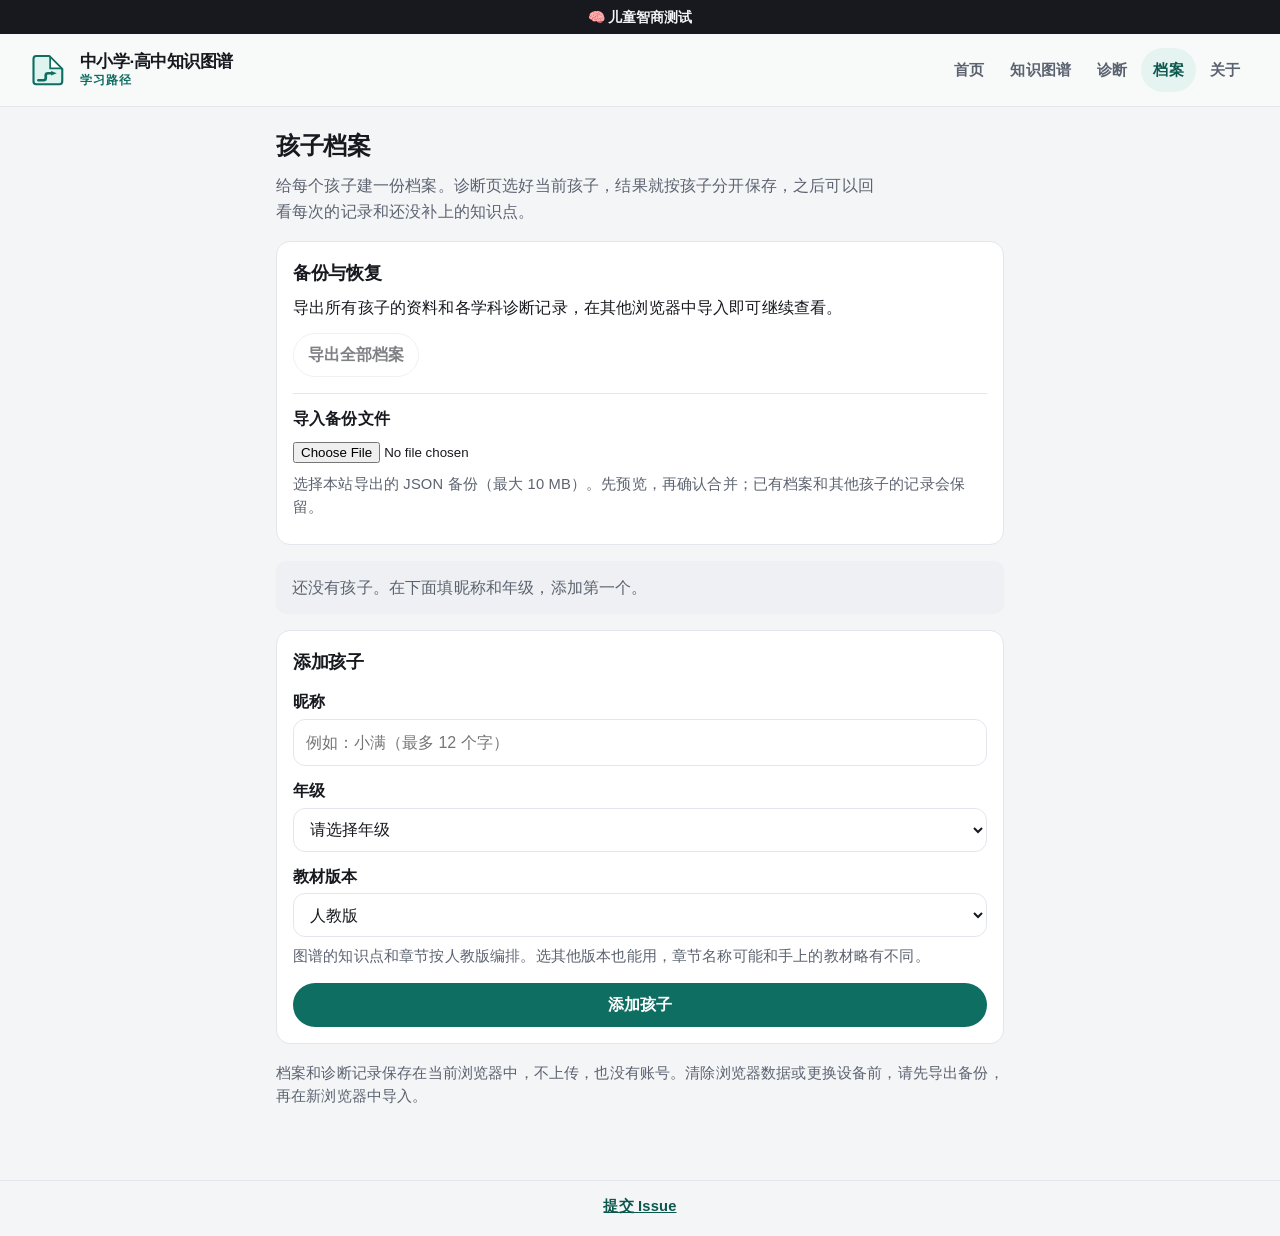
<file: children/index.html>
<!DOCTYPE html>
<html lang="zh-CN">
<head>
<meta charset="utf-8">
<meta name="viewport" content="width=device-width, initial-scale=1, viewport-fit=cover">
<title>孩子档案 · 中小学·高中知识图谱</title>
<link rel="icon" href="data:image/svg+xml,%3Csvg%20xmlns%3D%22http%3A%2F%2Fwww.w3.org%2F2000%2Fsvg%22%20viewBox%3D%220%200%2032%2032%22%3E%3Cpath%20fill%3D%22%23dff3ef%22%20stroke%3D%22%230f6e62%22%20stroke-width%3D%221.7%22%20stroke-linejoin%3D%22round%22%20d%3D%22M6.6%204.8H17L27.4%2015.2V25Q27.4%2027.4%2025.2%2027.4H6.6Q4.4%2027.4%204.4%2025.2V7Q4.4%204.8%206.6%204.8Z%22%2F%3E%3Cpath%20fill%3D%22%23ffffff%22%20d%3D%22M17.7%206.3%2026.1%2014.7H17.7Z%22%2F%3E%3Cpath%20fill%3D%22none%22%20stroke%3D%22%230f6e62%22%20stroke-width%3D%221.35%22%20stroke-linecap%3D%22round%22%20stroke-linejoin%3D%22round%22%20d%3D%22M17.7%206.3V14.7H26.1%22%2F%3E%3Cpath%20fill%3D%22none%22%20stroke%3D%22%230f6e62%22%20stroke-width%3D%222.15%22%20stroke-linecap%3D%22round%22%20stroke-linejoin%3D%22round%22%20d%3D%22M8.3%2024.2H12.4Q14.2%2024.2%2014.2%2022.4V20.2Q14.2%2018.6%2016%2018.6H18.8%22%2F%3E%3Cpath%20fill%3D%22%230f6e62%22%20d%3D%22M18.5%2016.85%2023%2018.6%2018.5%2020.35Z%22%2F%3E%3C%2Fsvg%3E">
<link rel="manifest" href="../manifest.webmanifest">
<link rel="apple-touch-icon" href="../assets/icons/apple-touch-icon.png">
<meta name="theme-color" content="#0f6e62">
<meta name="mobile-web-app-capable" content="yes">
<meta name="apple-mobile-web-app-capable" content="yes">
<meta name="apple-mobile-web-app-title" content="知识图谱">
<link rel="stylesheet" href="../assets/site.css">
<link rel="stylesheet" href="../assets/pwa.css">
<link rel="stylesheet" href="children.css">
</head>
<body class="page-kids">
<a class="top-banner" href="https://test.pansgo.com/?from=math-top" target="_blank" rel="noopener">🧠 儿童智商测试</a>
<header class="site-header">
  <a class="brand" href="../">
    <svg class="logo" viewBox="0 0 32 32" aria-hidden="true"><path fill="var(--logo-sheet)" stroke="currentColor" stroke-width="1.7" stroke-linejoin="round" d="M6.6 4.8H17L27.4 15.2V25Q27.4 27.4 25.2 27.4H6.6Q4.4 27.4 4.4 25.2V7Q4.4 4.8 6.6 4.8Z"/><path fill="var(--logo-fold)" d="M17.7 6.3 26.1 14.7H17.7Z"/><path fill="none" stroke="currentColor" stroke-width="1.35" stroke-linecap="round" stroke-linejoin="round" d="M17.7 6.3V14.7H26.1"/><path fill="none" stroke="currentColor" stroke-width="2.15" stroke-linecap="round" stroke-linejoin="round" d="M8.3 24.2H12.4Q14.2 24.2 14.2 22.4V20.2Q14.2 18.6 16 18.6H18.8"/><path fill="currentColor" d="M18.5 16.85 23 18.6 18.5 20.35Z"/></svg>
    <span class="brand-copy">
      <span class="brand-name">中小学·高中知识图谱</span>
      <span class="brand-kicker">学习路径</span>
    </span>
  </a>
  <nav class="site-nav" aria-label="主导航">
    <div class="page-links">
      <a class="nav-link" href="../">首页</a>
      <a class="nav-link" href="../explore/">知识图谱</a>
      <a class="nav-link" href="../diagnose/">诊断</a>
      <a class="nav-link active" href="./" aria-current="page">档案</a>
      <a class="nav-link" href="https://github.com/xiaoyang111222/cn-math-taxonomy" target="_blank" rel="noopener noreferrer">关于</a>
    </div>
  </nav>
</header>
<main class="kids" id="root">
  <h1>孩子档案</h1>
  <p class="lede">给每个孩子建一份档案。诊断页选好当前孩子，结果就按孩子分开保存，之后可以回看每次的记录和还没补上的知识点。</p>
  <p id="back" class="quiet-link" hidden></p>
  <section class="kid-backup" aria-labelledby="backup-title">
    <h2 id="backup-title">备份与恢复</h2>
    <p>导出所有孩子的资料和各学科诊断记录，在其他浏览器中导入即可继续查看。</p>
    <button type="button" id="export-backup">导出全部档案</button>
    <p id="export-status" class="small" role="status" hidden></p>
    <div class="kid-import">
      <label for="import-backup">导入备份文件</label>
      <input type="file" id="import-backup" accept=".json,application/json" aria-describedby="import-note">
      <p id="import-note" class="muted small">选择本站导出的 JSON 备份（最大 10 MB）。先预览，再确认合并；已有档案和其他孩子的记录会保留。</p>
      <p id="import-error" class="err small" role="alert" hidden></p>
      <div id="import-preview" class="kid-import-preview" hidden>
        <h3>导入预览</h3>
        <p id="import-summary"></p>
        <ul id="import-children"></ul>
        <p class="muted small">相同档案保留本机资料；同一条诊断记录采用较新的结果，时间相同则保留本机结果。历史记录不会因合并被截断。</p>
        <div class="kid-actions">
          <button type="button" id="confirm-import" class="primary" disabled>确认合并导入</button>
          <button type="button" id="cancel-import">取消</button>
        </div>
      </div>
      <p id="import-status" class="small" role="status" hidden></p>
    </div>
  </section>
  <div id="list" aria-live="polite"></div>
  <section class="kid-form" id="form-card" aria-labelledby="form-title">
    <h2 id="form-title">添加孩子</h2>
    <form id="form" novalidate>
      <label for="f-name">昵称</label>
      <input id="f-name" type="text" maxlength="12" autocomplete="off" placeholder="例如：小满（最多 12 个字）">
      <label for="f-grade">年级</label>
      <select id="f-grade"></select>
      <label for="f-book">教材版本</label>
      <select id="f-book"></select>
      <p class="muted small" id="book-note">图谱的知识点和章节按人教版编排。选其他版本也能用，章节名称可能和手上的教材略有不同。</p>
      <p class="err" id="f-error" role="alert" hidden></p>
      <div class="form-actions">
        <button type="submit" class="primary" id="f-submit">添加孩子</button>
        <button type="button" id="f-cancel" hidden>取消编辑</button>
      </div>
    </form>
  </section>
  <p class="muted small kid-note">档案和诊断记录保存在当前浏览器中，不上传，也没有账号。清除浏览器数据或更换设备前，请先导出备份，再在新浏览器中导入。</p>
</main>
<footer class="site-footer">
  <p><a href="https://github.com/xiaoyang111222/cn-math-taxonomy/issues/new/choose">提交 Issue</a></p>
</footer>
<script src="../assets/children.js"></script>
<script src="page.js"></script>
<script src="../assets/stats-config.js"></script>
<script src="../assets/stats.js"></script>
<script src="../assets/pwa.js"></script>
</body>
</html>
</file>
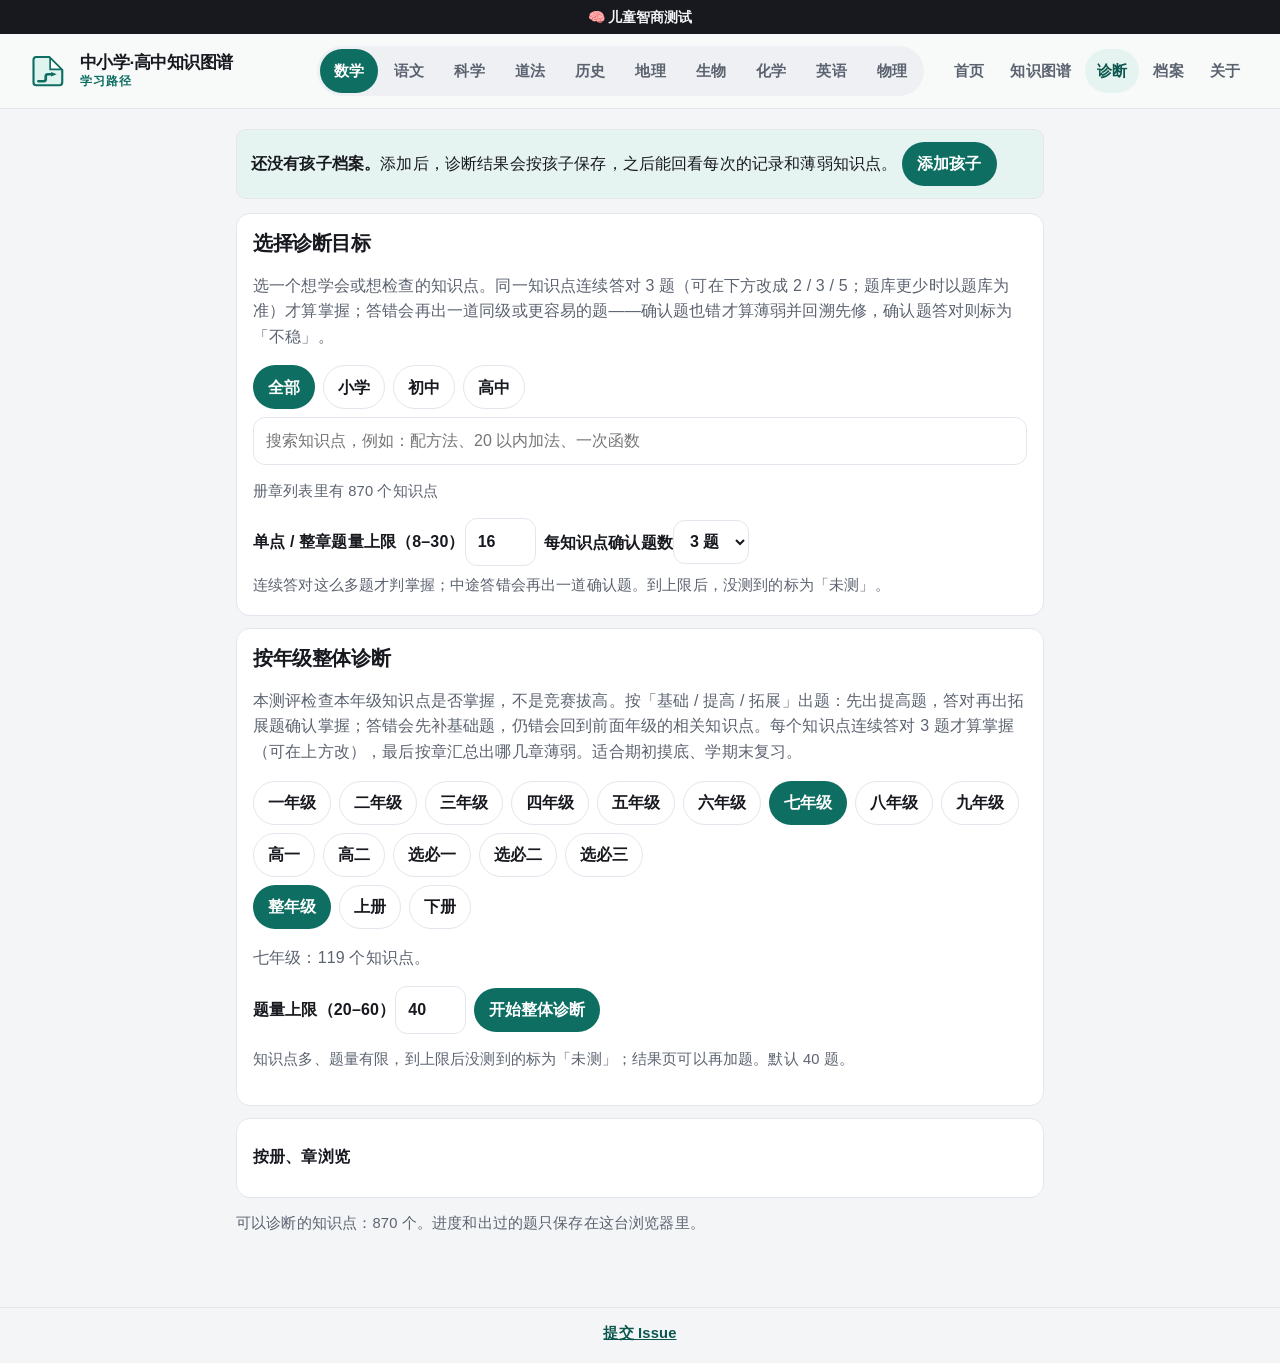
<file: diagnose/index.html>
<!DOCTYPE html>
<html lang="zh-CN">
<head>
<meta charset="utf-8">
<meta name="viewport" content="width=device-width, initial-scale=1">
<title>诊断 · 中小学·高中知识图谱</title>
<link rel="icon" href="data:image/svg+xml,%3Csvg%20xmlns%3D%22http%3A%2F%2Fwww.w3.org%2F2000%2Fsvg%22%20viewBox%3D%220%200%2032%2032%22%3E%3Cpath%20fill%3D%22%23dff3ef%22%20stroke%3D%22%230f6e62%22%20stroke-width%3D%221.7%22%20stroke-linejoin%3D%22round%22%20d%3D%22M6.6%204.8H17L27.4%2015.2V25Q27.4%2027.4%2025.2%2027.4H6.6Q4.4%2027.4%204.4%2025.2V7Q4.4%204.8%206.6%204.8Z%22%2F%3E%3Cpath%20fill%3D%22%23ffffff%22%20d%3D%22M17.7%206.3%2026.1%2014.7H17.7Z%22%2F%3E%3Cpath%20fill%3D%22none%22%20stroke%3D%22%230f6e62%22%20stroke-width%3D%221.35%22%20stroke-linecap%3D%22round%22%20stroke-linejoin%3D%22round%22%20d%3D%22M17.7%206.3V14.7H26.1%22%2F%3E%3Cpath%20fill%3D%22none%22%20stroke%3D%22%230f6e62%22%20stroke-width%3D%222.15%22%20stroke-linecap%3D%22round%22%20stroke-linejoin%3D%22round%22%20d%3D%22M8.3%2024.2H12.4Q14.2%2024.2%2014.2%2022.4V20.2Q14.2%2018.6%2016%2018.6H18.8%22%2F%3E%3Cpath%20fill%3D%22%230f6e62%22%20d%3D%22M18.5%2016.85%2023%2018.6%2018.5%2020.35Z%22%2F%3E%3C%2Fsvg%3E">
<link rel="stylesheet" href="../assets/site.css">
<link rel="stylesheet" href="style.css">
<link rel="manifest" href="../manifest.webmanifest">
<link rel="apple-touch-icon" href="../assets/icons/apple-touch-icon.png">
<meta name="theme-color" content="#0f6e62">
<meta name="mobile-web-app-capable" content="yes">
<meta name="apple-mobile-web-app-capable" content="yes">
<meta name="apple-mobile-web-app-title" content="知识图谱">
<link rel="stylesheet" href="../assets/pwa.css">
</head>
<body>
<a class="top-banner" href="https://test.pansgo.com/?from=math-top" target="_blank" rel="noopener">🧠 儿童智商测试</a>
<header class="site-header no-print">
  <a class="brand" href="../">
    <svg class="logo" viewBox="0 0 32 32" aria-hidden="true"><path fill="var(--logo-sheet)" stroke="currentColor" stroke-width="1.7" stroke-linejoin="round" d="M6.6 4.8H17L27.4 15.2V25Q27.4 27.4 25.2 27.4H6.6Q4.4 27.4 4.4 25.2V7Q4.4 4.8 6.6 4.8Z"/><path fill="var(--logo-fold)" d="M17.7 6.3 26.1 14.7H17.7Z"/><path fill="none" stroke="currentColor" stroke-width="1.35" stroke-linecap="round" stroke-linejoin="round" d="M17.7 6.3V14.7H26.1"/><path fill="none" stroke="currentColor" stroke-width="2.15" stroke-linecap="round" stroke-linejoin="round" d="M8.3 24.2H12.4Q14.2 24.2 14.2 22.4V20.2Q14.2 18.6 16 18.6H18.8"/><path fill="currentColor" d="M18.5 16.85 23 18.6 18.5 20.35Z"/></svg>
    <span class="brand-copy">
      <span class="brand-name">中小学·高中知识图谱</span>
      <span class="brand-kicker">学习路径</span>
    </span>
  </a>
  <nav class="site-nav" aria-label="主导航">
    <div class="subject-switch" role="group" aria-label="学科">
      <a class="nav-link subject-link on" data-subject="math" href="./">数学</a>
      <a class="nav-link subject-link" data-subject="chinese" href="./?subject=chinese">语文</a>
      <a class="nav-link subject-link" data-subject="science" href="./?subject=science">科学</a>
      <a class="nav-link subject-link" data-subject="morality" href="./?subject=morality">道法</a>
      <a class="nav-link subject-link" data-subject="history" href="./?subject=history">历史</a>
      <a class="nav-link subject-link" data-subject="geography" href="./?subject=geography">地理</a>
      <a class="nav-link subject-link" data-subject="biology" href="./?subject=biology">生物</a>
      <a class="nav-link subject-link" data-subject="chemistry" href="./?subject=chemistry">化学</a>
      <a class="nav-link subject-link" data-subject="english" href="./?subject=english">英语</a>
      <a class="nav-link subject-link" data-subject="physics" href="./?subject=physics">物理</a>
    </div>
    <div class="page-links">
      <a class="nav-link" href="../">首页</a>
      <a class="nav-link back" href="../explore/">知识图谱</a>
      <a class="nav-link active" href="./" aria-current="page">诊断</a>
      <a class="nav-link" href="../children/">档案</a>
      <a class="nav-link" href="https://github.com/xiaoyang111222/cn-math-taxonomy" target="_blank" rel="noopener noreferrer">关于</a>
    </div>
  </nav>
</header>
<main id="root"><p class="loading">加载数据中……</p></main>
<footer class="site-footer">
  <p><a href="https://github.com/xiaoyang111222/cn-math-taxonomy/issues/new/choose">提交 Issue</a></p>
</footer>
<script src="../assets/vendor/cytoscape.min.js"></script>
<script src="../assets/vendor/dagre.min.js"></script>
<script src="../assets/vendor/cytoscape-dagre.js"></script>
<script src="engine.js"></script>
<script src="../assets/children.js"></script>
<script src="../assets/blindspots.js"></script>
<script src="../assets/vendor/qrcode.js"></script>
<script src="share.js"></script>
<script src="app.js"></script>
<script src="../assets/stats-config.js"></script>
<script src="../assets/stats.js"></script>
<script src="../assets/pwa.js"></script>
</body>
</html>
</file>
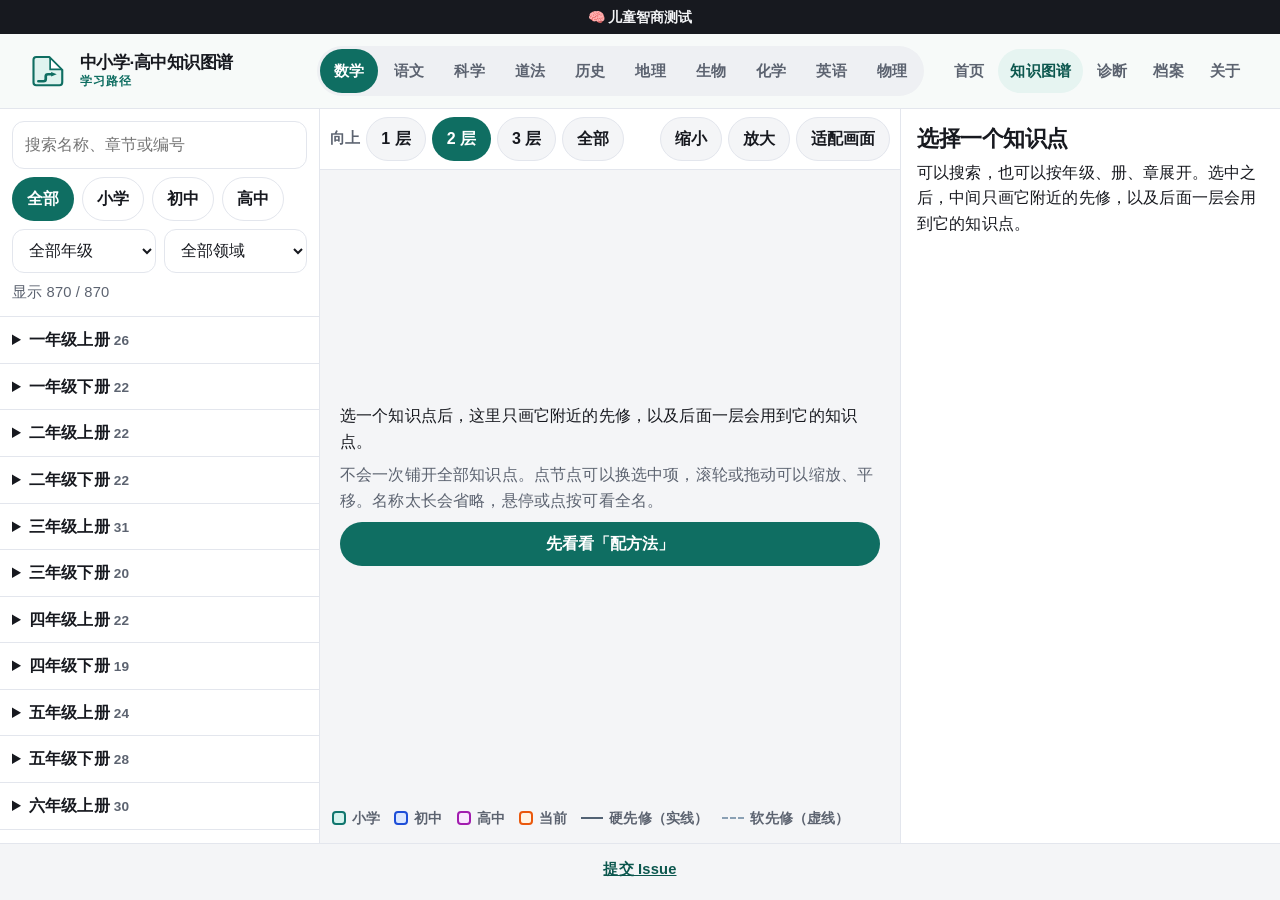
<file: explore/index.html>
<!DOCTYPE html>
<html lang="zh-CN">
<head>
<meta charset="utf-8">
<meta name="viewport" content="width=device-width, initial-scale=1">
<title>知识图谱 · 中小学·高中知识图谱</title>
<link rel="icon" href="data:image/svg+xml,%3Csvg%20xmlns%3D%22http%3A%2F%2Fwww.w3.org%2F2000%2Fsvg%22%20viewBox%3D%220%200%2032%2032%22%3E%3Cpath%20fill%3D%22%23dff3ef%22%20stroke%3D%22%230f6e62%22%20stroke-width%3D%221.7%22%20stroke-linejoin%3D%22round%22%20d%3D%22M6.6%204.8H17L27.4%2015.2V25Q27.4%2027.4%2025.2%2027.4H6.6Q4.4%2027.4%204.4%2025.2V7Q4.4%204.8%206.6%204.8Z%22%2F%3E%3Cpath%20fill%3D%22%23ffffff%22%20d%3D%22M17.7%206.3%2026.1%2014.7H17.7Z%22%2F%3E%3Cpath%20fill%3D%22none%22%20stroke%3D%22%230f6e62%22%20stroke-width%3D%221.35%22%20stroke-linecap%3D%22round%22%20stroke-linejoin%3D%22round%22%20d%3D%22M17.7%206.3V14.7H26.1%22%2F%3E%3Cpath%20fill%3D%22none%22%20stroke%3D%22%230f6e62%22%20stroke-width%3D%222.15%22%20stroke-linecap%3D%22round%22%20stroke-linejoin%3D%22round%22%20d%3D%22M8.3%2024.2H12.4Q14.2%2024.2%2014.2%2022.4V20.2Q14.2%2018.6%2016%2018.6H18.8%22%2F%3E%3Cpath%20fill%3D%22%230f6e62%22%20d%3D%22M18.5%2016.85%2023%2018.6%2018.5%2020.35Z%22%2F%3E%3C%2Fsvg%3E">
<link rel="stylesheet" href="../assets/site.css">
<link rel="stylesheet" href="../assets/explore.css">
<link rel="manifest" href="../manifest.webmanifest">
<link rel="apple-touch-icon" href="../assets/icons/apple-touch-icon.png">
<meta name="theme-color" content="#0f6e62">
<meta name="mobile-web-app-capable" content="yes">
<meta name="apple-mobile-web-app-capable" content="yes">
<meta name="apple-mobile-web-app-title" content="知识图谱">
<link rel="stylesheet" href="../assets/pwa.css">
</head>
<body class="page-explore">
<a class="top-banner" href="https://test.pansgo.com/?from=math-top" target="_blank" rel="noopener">🧠 儿童智商测试</a>
<header class="site-header">
  <a class="brand" href="../">
    <svg class="logo" viewBox="0 0 32 32" aria-hidden="true"><path fill="var(--logo-sheet)" stroke="currentColor" stroke-width="1.7" stroke-linejoin="round" d="M6.6 4.8H17L27.4 15.2V25Q27.4 27.4 25.2 27.4H6.6Q4.4 27.4 4.4 25.2V7Q4.4 4.8 6.6 4.8Z"/><path fill="var(--logo-fold)" d="M17.7 6.3 26.1 14.7H17.7Z"/><path fill="none" stroke="currentColor" stroke-width="1.35" stroke-linecap="round" stroke-linejoin="round" d="M17.7 6.3V14.7H26.1"/><path fill="none" stroke="currentColor" stroke-width="2.15" stroke-linecap="round" stroke-linejoin="round" d="M8.3 24.2H12.4Q14.2 24.2 14.2 22.4V20.2Q14.2 18.6 16 18.6H18.8"/><path fill="currentColor" d="M18.5 16.85 23 18.6 18.5 20.35Z"/></svg>
    <span class="brand-copy">
      <span class="brand-name">中小学·高中知识图谱</span>
      <span class="brand-kicker">学习路径</span>
    </span>
  </a>
  <nav class="site-nav" aria-label="主导航">
    <div class="subject-switch" role="group" aria-label="学科">
      <a class="nav-link subject-link on" data-subject="math" href="./">数学</a>
      <a class="nav-link subject-link" data-subject="chinese" href="./?subject=chinese">语文</a>
      <a class="nav-link subject-link" data-subject="science" href="./?subject=science">科学</a>
      <a class="nav-link subject-link" data-subject="morality" href="./?subject=morality">道法</a>
      <a class="nav-link subject-link" data-subject="history" href="./?subject=history">历史</a>
      <a class="nav-link subject-link" data-subject="geography" href="./?subject=geography">地理</a>
      <a class="nav-link subject-link" data-subject="biology" href="./?subject=biology">生物</a>
      <a class="nav-link subject-link" data-subject="chemistry" href="./?subject=chemistry">化学</a>
      <a class="nav-link subject-link" data-subject="english" href="./?subject=english">英语</a>
      <a class="nav-link subject-link" data-subject="physics" href="./?subject=physics">物理</a>
    </div>
    <div class="page-links">
      <a class="nav-link" href="../">首页</a>
      <a class="nav-link back active" href="./" aria-current="page">知识图谱</a>
      <a class="nav-link" href="../diagnose/">诊断</a>
      <a class="nav-link" href="../children/">档案</a>
      <a class="nav-link" href="https://github.com/xiaoyang111222/cn-math-taxonomy" target="_blank" rel="noopener noreferrer">关于</a>
    </div>
  </nav>
</header>
<div class="explore">
  <div class="explore-mobile-bar">
    <button type="button" id="list-toggle" class="list-toggle" aria-expanded="false" aria-controls="side">知识点目录</button>
  </div>
  <aside id="side" class="side">
    <div class="side-tools">
      <input id="q" type="search" placeholder="搜索名称、章节或编号" autocomplete="off" aria-label="搜索知识点">
      <div class="stage-tabs" id="stage-tabs" role="tablist" aria-label="学段">
        <button type="button" class="stage-tab on" data-stage="" aria-selected="true">全部</button>
        <button type="button" class="stage-tab" data-stage="p" aria-selected="false">小学</button>
        <button type="button" class="stage-tab" data-stage="j" aria-selected="false">初中</button>
        <button type="button" class="stage-tab" data-stage="h" aria-selected="false">高中</button>
      </div>
      <div class="filter-row">
        <select id="fGrade" aria-label="年级">
          <option value="">全部年级</option>
          <option value="1">一年级</option><option value="2">二年级</option><option value="3">三年级</option>
          <option value="4">四年级</option><option value="5">五年级</option><option value="6">六年级</option>
          <option value="7">七年级</option><option value="8">八年级</option><option value="9">九年级</option>
          <option value="10">高一（必修第一册）</option><option value="11">高二（必修第二册）</option>
          <option value="12">选必一（选择性必修第一册）</option><option value="13">选必二（选择性必修第二册）</option><option value="14">选必三（选择性必修第三册）</option>
        </select>
        <select id="fDomain" aria-label="领域"><option value="">全部领域</option></select>
      </div>
      <div id="count" class="count">正在加载…</div>
    </div>
    <div id="list" class="list"><p class="muted" style="padding:12px">正在加载知识点…</p></div>
  </aside>
  <section class="graph-pane" aria-label="局部先修图">
    <div class="graph-toolbar">
      <div class="depth" id="depth-switch" role="group" aria-label="向上先修层数">
        <span class="depth-label">向上</span>
        <div class="seg">
          <button type="button" data-depth="1" aria-pressed="false" aria-label="1 层"><span class="wide-only">1 层</span><span class="narrow-only">1层</span></button>
          <button type="button" data-depth="2" class="on" aria-pressed="true" aria-label="2 层"><span class="wide-only">2 层</span><span class="narrow-only">2层</span></button>
          <button type="button" data-depth="3" aria-pressed="false" aria-label="3 层"><span class="wide-only">3 层</span><span class="narrow-only">3层</span></button>
          <button type="button" data-depth="all" aria-pressed="false" aria-label="全部">全部</button>
        </div>
      </div>
      <div class="zoom-tools" role="group" aria-label="缩放">
        <button type="button" id="btn-zoom-out" aria-label="缩小" title="缩小"><svg class="zoom-ico" viewBox="0 0 24 24" aria-hidden="true" focusable="false"><circle cx="10" cy="10" r="6" fill="none" stroke="currentColor" stroke-width="2"/><path d="M14.6 14.6 19.5 19.5M7.4 10h5.2" fill="none" stroke="currentColor" stroke-width="2" stroke-linecap="round"/></svg><span class="zoom-label">缩小</span></button>
        <button type="button" id="btn-zoom-in" aria-label="放大" title="放大"><svg class="zoom-ico" viewBox="0 0 24 24" aria-hidden="true" focusable="false"><circle cx="10" cy="10" r="6" fill="none" stroke="currentColor" stroke-width="2"/><path d="M14.6 14.6 19.5 19.5M7.4 10h5.2M10 7.4v5.2" fill="none" stroke="currentColor" stroke-width="2" stroke-linecap="round"/></svg><span class="zoom-label">放大</span></button>
        <button type="button" id="btn-fit" aria-label="适配画面" title="适配画面"><svg class="zoom-ico" viewBox="0 0 24 24" aria-hidden="true" focusable="false"><path d="M4 9V5.5A1.5 1.5 0 0 1 5.5 4H9M15 4h3.5A1.5 1.5 0 0 1 20 5.5V9M20 15v3.5a1.5 1.5 0 0 1-1.5 1.5H15M9 20H5.5A1.5 1.5 0 0 1 4 18.5V15" fill="none" stroke="currentColor" stroke-width="2" stroke-linecap="round"/></svg><span class="zoom-label">适配画面</span></button>
      </div>
    </div>
    <p id="graph-fold" class="graph-fold" hidden></p>
    <div id="graph-stage" class="graph-stage">
      <div id="cy" hidden role="img" aria-label="选中知识点的局部先修图"></div>
      <div id="graph-empty" class="graph-empty">
        <p>选一个知识点后，这里只画它附近的先修，以及后面一层会用到它的知识点。</p>
        <p class="muted">不会一次铺开全部知识点。点节点可以换选中项，滚轮或拖动可以缩放、平移。名称太长会省略，悬停或点按可看全名。</p>
        <button type="button" id="pick-sample" class="btn btn-primary">先看看「配方法」</button>
      </div>
      <div id="node-tip" class="node-tip" role="tooltip" hidden></div>
    </div>
    <ul class="legend">
      <li><i class="swatch sw-p"></i>小学</li>
      <li><i class="swatch sw-j"></i>初中</li>
      <li><i class="swatch sw-h"></i>高中</li>
      <li><i class="swatch sw-c"></i>当前</li>
      <li><i class="swatch line-hard"></i>硬先修（实线）</li>
      <li><i class="swatch line-soft"></i>软先修（虚线）</li>
    </ul>
    <p id="graph-meta" class="graph-meta"></p>
  </section>
  <aside id="detail" class="detail"><p class="muted">正在加载…</p></aside>
</div>
<footer class="site-footer">
  <p><a href="https://github.com/xiaoyang111222/cn-math-taxonomy/issues/new/choose">提交 Issue</a></p>
</footer>
<script src="../assets/vendor/cytoscape.min.js"></script>
<script src="../assets/vendor/dagre.min.js"></script>
<script src="../assets/vendor/cytoscape-dagre.js"></script>
<script src="app.js"></script>
<script src="../assets/stats-config.js"></script>
<script src="../assets/stats.js"></script>
<script src="../assets/pwa.js"></script>
</body>
</html>
</file>
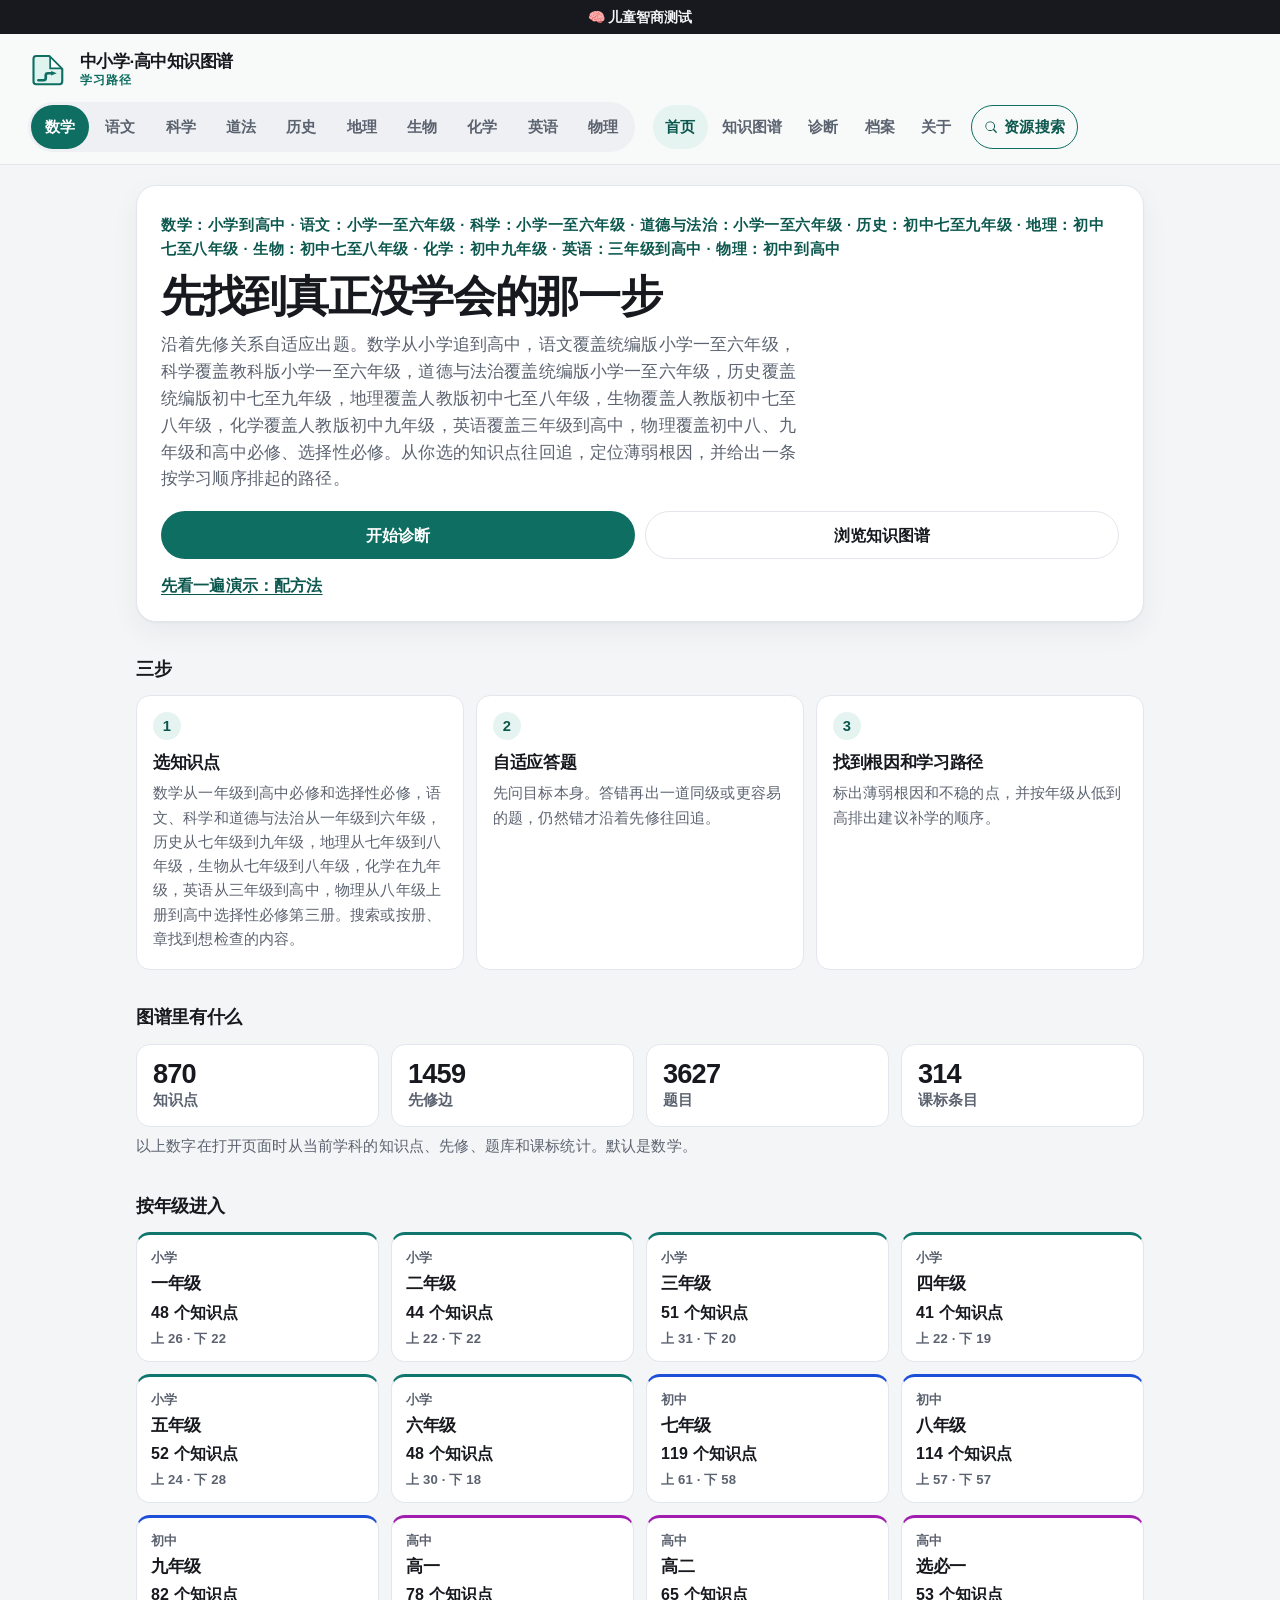
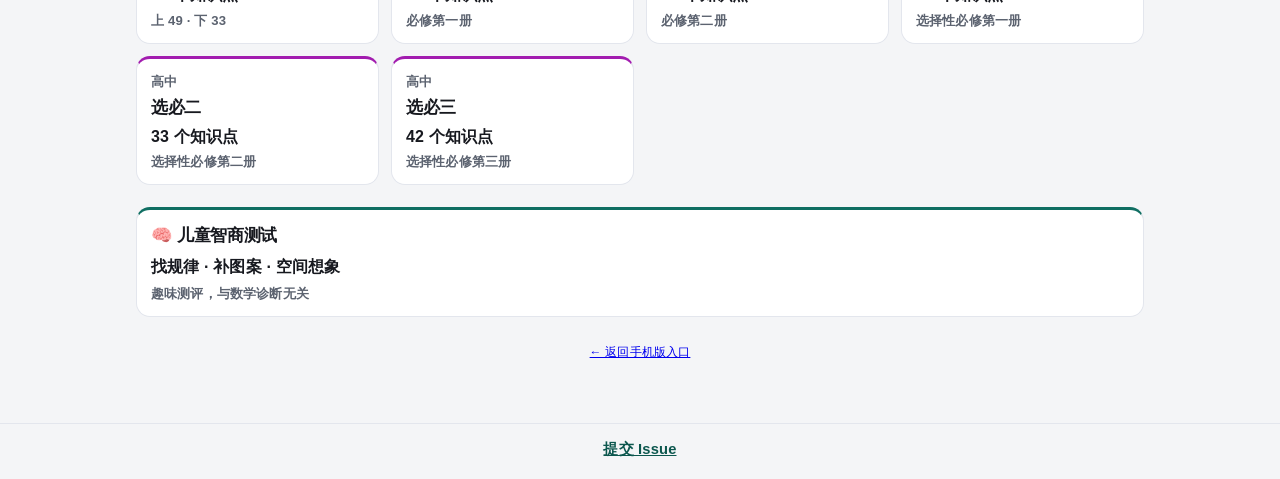
<file: home.html>
<!DOCTYPE html>
<html lang="zh-CN">
<head>
<meta charset="utf-8">
<meta name="viewport" content="width=device-width, initial-scale=1">
<title>中小学·高中知识图谱</title>
<meta name="description" content="数学（小学到高中）、语文（小学一至六年级）、科学（小学一至六年级）、道德与法治（小学一至六年级）、历史（初中七至九年级）、地理（初中七至八年级）、生物（初中七至八年级）、化学（初中九年级）、英语（三年级到高中）和物理（初中、高中）的知识图谱。沿先修关系自适应出题，从选中的知识点往回找到薄弱根因。">
<link rel="icon" href="data:image/svg+xml,%3Csvg%20xmlns%3D%22http%3A%2F%2Fwww.w3.org%2F2000%2Fsvg%22%20viewBox%3D%220%200%2032%2032%22%3E%3Cpath%20fill%3D%22%23dff3ef%22%20stroke%3D%22%230f6e62%22%20stroke-width%3D%221.7%22%20stroke-linejoin%3D%22round%22%20d%3D%22M6.6%204.8H17L27.4%2015.2V25Q27.4%2027.4%2025.2%2027.4H6.6Q4.4%2027.4%204.4%2025.2V7Q4.4%204.8%206.6%204.8Z%22%2F%3E%3Cpath%20fill%3D%22%23ffffff%22%20d%3D%22M17.7%206.3%2026.1%2014.7H17.7Z%22%2F%3E%3Cpath%20fill%3D%22none%22%20stroke%3D%22%230f6e62%22%20stroke-width%3D%221.35%22%20stroke-linecap%3D%22round%22%20stroke-linejoin%3D%22round%22%20d%3D%22M17.7%206.3V14.7H26.1%22%2F%3E%3Cpath%20fill%3D%22none%22%20stroke%3D%22%230f6e62%22%20stroke-width%3D%222.15%22%20stroke-linecap%3D%22round%22%20stroke-linejoin%3D%22round%22%20d%3D%22M8.3%2024.2H12.4Q14.2%2024.2%2014.2%2022.4V20.2Q14.2%2018.6%2016%2018.6H18.8%22%2F%3E%3Cpath%20fill%3D%22%230f6e62%22%20d%3D%22M18.5%2016.85%2023%2018.6%2018.5%2020.35Z%22%2F%3E%3C%2Fsvg%3E">
<script>
(function () {
  var id = location.hash.replace(/^#/, '');
  try { id = decodeURIComponent(id); } catch (e) { return; }
  if (/^cnm_[A-Za-z0-9]+$/.test(id)) {
    document.documentElement.style.visibility = 'hidden';
    location.replace('explore/#' + encodeURIComponent(id));
  } else if (/^cne_[A-Za-z0-9]+$/.test(id)) {
    document.documentElement.style.visibility = 'hidden';
    location.replace('explore/?subject=english#' + encodeURIComponent(id));
  } else if (/^cnp_[A-Za-z0-9]+$/.test(id)) {
    document.documentElement.style.visibility = 'hidden';
    location.replace('explore/?subject=physics#' + encodeURIComponent(id));
  } else if (/^cns_[A-Za-z0-9]+$/.test(id)) {
    document.documentElement.style.visibility = 'hidden';
    location.replace('explore/?subject=science#' + encodeURIComponent(id));
  } else if (/^cnc_[A-Za-z0-9]+$/.test(id)) {
    document.documentElement.style.visibility = 'hidden';
    location.replace('explore/?subject=chinese#' + encodeURIComponent(id));
  } else if (/^cnd_[A-Za-z0-9]+$/.test(id)) {
    document.documentElement.style.visibility = 'hidden';
    location.replace('explore/?subject=morality#' + encodeURIComponent(id));
  } else if (/^cnh_[A-Za-z0-9]+$/.test(id)) {
    document.documentElement.style.visibility = 'hidden';
    location.replace('explore/?subject=history#' + encodeURIComponent(id));
  } else if (/^cng_[A-Za-z0-9]+$/.test(id)) {
    document.documentElement.style.visibility = 'hidden';
    location.replace('explore/?subject=geography#' + encodeURIComponent(id));
  } else if (/^cnb_[A-Za-z0-9]+$/.test(id)) {
    document.documentElement.style.visibility = 'hidden';
    location.replace('explore/?subject=biology#' + encodeURIComponent(id));
  } else if (/^cnk_[A-Za-z0-9]+$/.test(id)) {
    document.documentElement.style.visibility = 'hidden';
    location.replace('explore/?subject=chemistry#' + encodeURIComponent(id));
  }
})();
</script>
<link rel="stylesheet" href="assets/site.css">
<link rel="manifest" href="manifest.webmanifest">
<link rel="apple-touch-icon" href="assets/icons/apple-touch-icon.png">
<meta name="theme-color" content="#0f6e62">
<meta name="mobile-web-app-capable" content="yes">
<meta name="apple-mobile-web-app-capable" content="yes">
<meta name="apple-mobile-web-app-title" content="知识图谱">
<link rel="stylesheet" href="assets/pwa.css">
</head>
<body class="page-home">
<a class="top-banner" href="https://test.pansgo.com/?from=math-top" target="_blank" rel="noopener">🧠 儿童智商测试</a>
<header class="site-header">
  <a class="brand" href="home.html">
    <svg class="logo" viewBox="0 0 32 32" aria-hidden="true"><path fill="var(--logo-sheet)" stroke="currentColor" stroke-width="1.7" stroke-linejoin="round" d="M6.6 4.8H17L27.4 15.2V25Q27.4 27.4 25.2 27.4H6.6Q4.4 27.4 4.4 25.2V7Q4.4 4.8 6.6 4.8Z"/><path fill="var(--logo-fold)" d="M17.7 6.3 26.1 14.7H17.7Z"/><path fill="none" stroke="currentColor" stroke-width="1.35" stroke-linecap="round" stroke-linejoin="round" d="M17.7 6.3V14.7H26.1"/><path fill="none" stroke="currentColor" stroke-width="2.15" stroke-linecap="round" stroke-linejoin="round" d="M8.3 24.2H12.4Q14.2 24.2 14.2 22.4V20.2Q14.2 18.6 16 18.6H18.8"/><path fill="currentColor" d="M18.5 16.85 23 18.6 18.5 20.35Z"/></svg>
    <span class="brand-copy">
      <span class="brand-name">中小学·高中知识图谱</span>
      <span class="brand-kicker">学习路径</span>
    </span>
  </a>
  <nav class="site-nav" aria-label="主导航">
    <div class="subject-switch" role="group" aria-label="学科">
      <a class="nav-link subject-link on" data-subject="math" href="home.html">数学</a>
      <a class="nav-link subject-link" data-subject="chinese" href="home.html?subject=chinese">语文</a>
      <a class="nav-link subject-link" data-subject="science" href="home.html?subject=science">科学</a>
      <a class="nav-link subject-link" data-subject="morality" href="home.html?subject=morality">道法</a>
      <a class="nav-link subject-link" data-subject="history" href="home.html?subject=history">历史</a>
      <a class="nav-link subject-link" data-subject="geography" href="home.html?subject=geography">地理</a>
      <a class="nav-link subject-link" data-subject="biology" href="home.html?subject=biology">生物</a>
      <a class="nav-link subject-link" data-subject="chemistry" href="home.html?subject=chemistry">化学</a>
      <a class="nav-link subject-link" data-subject="english" href="home.html?subject=english">英语</a>
      <a class="nav-link subject-link" data-subject="physics" href="home.html?subject=physics">物理</a>
    </div>
    <div class="page-links">
      <a class="nav-link active" href="home.html" aria-current="page">首页</a>
      <a class="nav-link" href="explore/">知识图谱</a>
      <a class="nav-link" href="diagnose/">诊断</a>
      <a class="nav-link" href="children/">档案</a>
      <a class="nav-link" href="https://github.com/xiaoyang111222/cn-math-taxonomy" target="_blank" rel="noopener noreferrer">关于</a>
      <a class="nav-link resource-search-btn" href="https://pansgo.com" target="_blank" rel="noopener noreferrer" title="网盘资源搜索">
        <svg class="resource-search-ico" viewBox="0 0 16 16" aria-hidden="true"><path fill="currentColor" d="M11.5 10.4a5.5 5.5 0 1 0-1.1 1.1l3 3a.75.75 0 0 0 1.06-1.06zM7 11.5A4.5 4.5 0 1 1 7 2.5a4.5 4.5 0 0 1 0 9z"/></svg>资源搜索
      </a>
    </div>
  </nav>
</header>
<main class="home">
  <section class="hero">
    <p class="eyebrow">数学：小学到高中 · 语文：小学一至六年级 · 科学：小学一至六年级 · 道德与法治：小学一至六年级 · 历史：初中七至九年级 · 地理：初中七至八年级 · 生物：初中七至八年级 · 化学：初中九年级 · 英语：三年级到高中 · 物理：初中到高中</p>
    <h1>先找到真正没学会的那一步</h1>
    <p class="lede">沿着先修关系自适应出题。数学从小学追到高中，语文覆盖统编版小学一至六年级，科学覆盖教科版小学一至六年级，道德与法治覆盖统编版小学一至六年级，历史覆盖统编版初中七至九年级，地理覆盖人教版初中七至八年级，生物覆盖人教版初中七至八年级，化学覆盖人教版初中九年级，英语覆盖三年级到高中，物理覆盖初中八、九年级和高中必修、选择性必修。从你选的知识点往回追，定位薄弱根因，并给出一条按学习顺序排起的路径。</p>
    <div class="hero-actions">
      <a class="btn btn-primary btn-lg" href="diagnose/">开始诊断</a>
      <a class="btn btn-lg" href="explore/">浏览知识图谱</a>
    </div>
    <p class="quiet-link"><a href="diagnose/?target=cnm_221&amp;demo=1">先看一遍演示：配方法</a></p>
  </section>

  <h2 class="section-title">三步</h2>
  <ol class="steps">
    <li>
      <span class="step-no">1</span>
      <h3>选知识点</h3>
      <p>数学从一年级到高中必修和选择性必修，语文、科学和道德与法治从一年级到六年级，历史从七年级到九年级，地理从七年级到八年级，生物从七年级到八年级，化学在九年级，英语从三年级到高中，物理从八年级上册到高中选择性必修第三册。搜索或按册、章找到想检查的内容。</p>
    </li>
    <li>
      <span class="step-no">2</span>
      <h3>自适应答题</h3>
      <p>先问目标本身。答错再出一道同级或更容易的题，仍然错才沿着先修往回追。</p>
    </li>
    <li>
      <span class="step-no">3</span>
      <h3>找到根因和学习路径</h3>
      <p>标出薄弱根因和不稳的点，并按年级从低到高排出建议补学的顺序。</p>
    </li>
  </ol>

  <h2 class="section-title">图谱里有什么</h2>
  <div class="stat-grid" id="stats">
    <div class="stat-card"><div class="stat-num" id="n-topics">…</div><div class="stat-label">知识点</div></div>
    <div class="stat-card"><div class="stat-num" id="n-edges">…</div><div class="stat-label">先修边</div></div>
    <div class="stat-card"><div class="stat-num" id="n-questions">…</div><div class="stat-label">题目</div></div>
    <div class="stat-card"><div class="stat-num" id="n-standards">…</div><div class="stat-label">课标条目</div></div>
  </div>
  <p class="stat-note">以上数字在打开页面时从当前学科的知识点、先修、题库和课标统计。默认是数学。</p>
  <div id="load-error" class="load-error" hidden></div>

  <section class="blind-home" id="blind-home" hidden>
    <h2 class="section-title">本机盲区</h2>
    <p class="muted" id="blind-home-lead">根据本机诊断记录汇总的薄弱 / 不稳知识点。只存在这台浏览器，可一键再测。</p>
    <ul class="blind-home-list" id="blind-home-list"></ul>
    <p class="blind-home-actions" id="blind-home-actions"></p>
  </section>

  <h2 class="section-title">按年级进入</h2>
  <div class="grade-grid" id="grades" aria-busy="true"></div>
  <a class="iq-card" href="https://test.pansgo.com/?from=math-home" target="_blank" rel="noopener">
    <strong>🧠 儿童智商测试</strong>
    <span class="iq-sub">找规律 · 补图案 · 空间想象</span>
    <span class="iq-note">趣味测评，与数学诊断无关</span>
  </a>
  <p class="foot-note" style="margin-top:26px;text-align:center;font-size:12px;color:#7a8580"><a href="./">← 返回手机版入口</a></p>
</main>
<footer class="site-footer">
  <p><a href="https://github.com/xiaoyang111222/cn-math-taxonomy/issues/new/choose">提交 Issue</a></p>
</footer>
<script src="assets/children.js"></script>
<script src="assets/blindspots.js"></script>
<script src="assets/home.js"></script>
<script src="assets/stats-config.js"></script>
<script src="assets/stats.js"></script>
<script src="assets/pwa.js"></script>
</body>
</html>
</file>
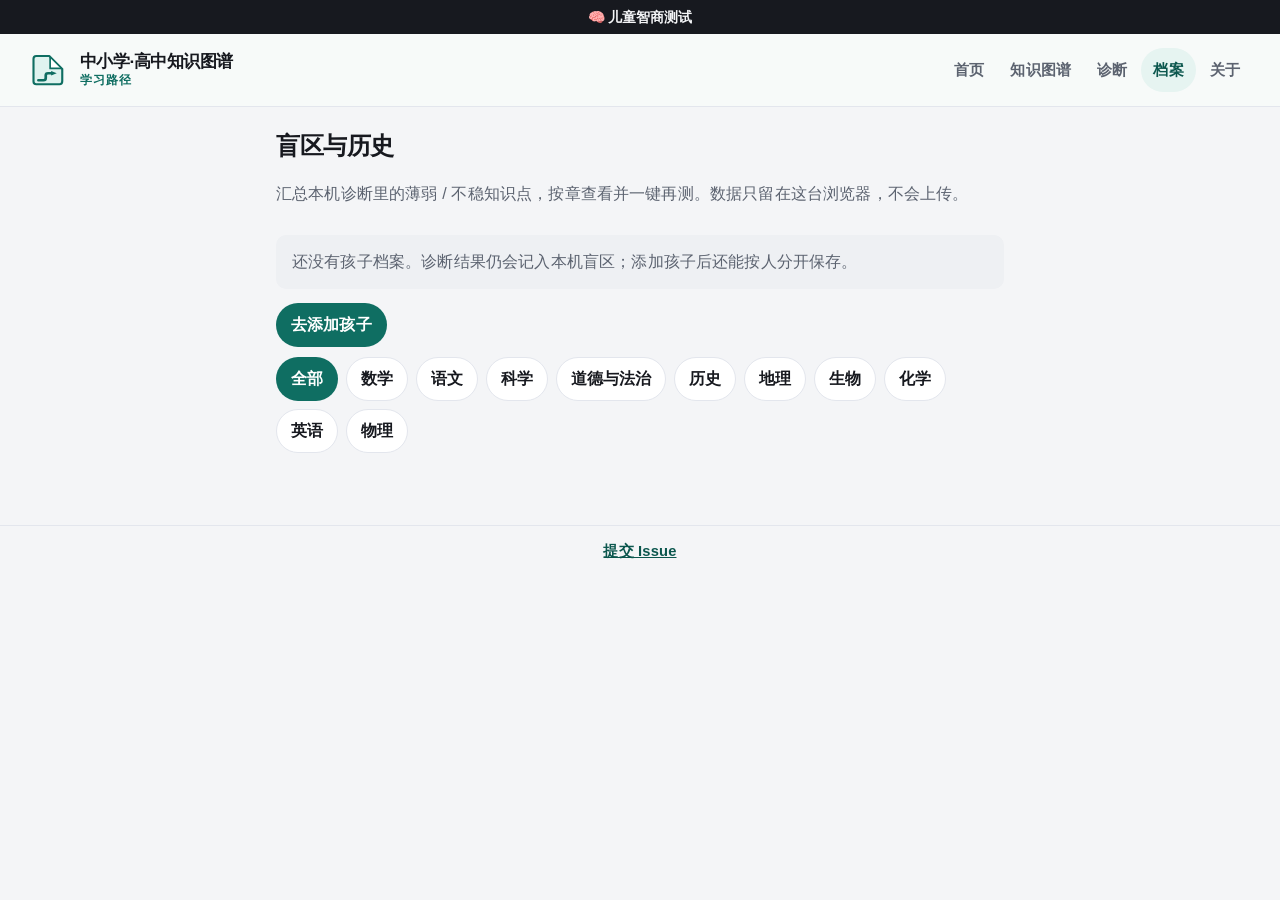
<file: children/history.html>
<!DOCTYPE html>
<html lang="zh-CN">
<head>
<meta charset="utf-8">
<meta name="viewport" content="width=device-width, initial-scale=1, viewport-fit=cover">
<title>盲区与历史 · 中小学·高中知识图谱</title>
<link rel="icon" href="data:image/svg+xml,%3Csvg%20xmlns%3D%22http%3A%2F%2Fwww.w3.org%2F2000%2Fsvg%22%20viewBox%3D%220%200%2032%2032%22%3E%3Cpath%20fill%3D%22%23dff3ef%22%20stroke%3D%22%230f6e62%22%20stroke-width%3D%221.7%22%20stroke-linejoin%3D%22round%22%20d%3D%22M6.6%204.8H17L27.4%2015.2V25Q27.4%2027.4%2025.2%2027.4H6.6Q4.4%2027.4%204.4%2025.2V7Q4.4%204.8%206.6%204.8Z%22%2F%3E%3Cpath%20fill%3D%22%23ffffff%22%20d%3D%22M17.7%206.3%2026.1%2014.7H17.7Z%22%2F%3E%3Cpath%20fill%3D%22none%22%20stroke%3D%22%230f6e62%22%20stroke-width%3D%221.35%22%20stroke-linecap%3D%22round%22%20stroke-linejoin%3D%22round%22%20d%3D%22M17.7%206.3V14.7H26.1%22%2F%3E%3Cpath%20fill%3D%22none%22%20stroke%3D%22%230f6e62%22%20stroke-width%3D%222.15%22%20stroke-linecap%3D%22round%22%20stroke-linejoin%3D%22round%22%20d%3D%22M8.3%2024.2H12.4Q14.2%2024.2%2014.2%2022.4V20.2Q14.2%2018.6%2016%2018.6H18.8%22%2F%3E%3Cpath%20fill%3D%22%230f6e62%22%20d%3D%22M18.5%2016.85%2023%2018.6%2018.5%2020.35Z%22%2F%3E%3C%2Fsvg%3E">
<link rel="manifest" href="../manifest.webmanifest">
<link rel="apple-touch-icon" href="../assets/icons/apple-touch-icon.png">
<meta name="theme-color" content="#0f6e62">
<meta name="mobile-web-app-capable" content="yes">
<meta name="apple-mobile-web-app-capable" content="yes">
<meta name="apple-mobile-web-app-title" content="知识图谱">
<link rel="stylesheet" href="../assets/site.css">
<link rel="stylesheet" href="../assets/pwa.css">
<link rel="stylesheet" href="children.css">
</head>
<body class="page-kids">
<a class="top-banner" href="https://test.pansgo.com/?from=math-top" target="_blank" rel="noopener">🧠 儿童智商测试</a>
<header class="site-header">
  <a class="brand" href="../">
    <svg class="logo" viewBox="0 0 32 32" aria-hidden="true"><path fill="var(--logo-sheet)" stroke="currentColor" stroke-width="1.7" stroke-linejoin="round" d="M6.6 4.8H17L27.4 15.2V25Q27.4 27.4 25.2 27.4H6.6Q4.4 27.4 4.4 25.2V7Q4.4 4.8 6.6 4.8Z"/><path fill="var(--logo-fold)" d="M17.7 6.3 26.1 14.7H17.7Z"/><path fill="none" stroke="currentColor" stroke-width="1.35" stroke-linecap="round" stroke-linejoin="round" d="M17.7 6.3V14.7H26.1"/><path fill="none" stroke="currentColor" stroke-width="2.15" stroke-linecap="round" stroke-linejoin="round" d="M8.3 24.2H12.4Q14.2 24.2 14.2 22.4V20.2Q14.2 18.6 16 18.6H18.8"/><path fill="currentColor" d="M18.5 16.85 23 18.6 18.5 20.35Z"/></svg>
    <span class="brand-copy">
      <span class="brand-name">中小学·高中知识图谱</span>
      <span class="brand-kicker">学习路径</span>
    </span>
  </a>
  <nav class="site-nav" aria-label="主导航">
    <div class="page-links">
      <a class="nav-link" href="../">首页</a>
      <a class="nav-link" href="../explore/">知识图谱</a>
      <a class="nav-link" href="../diagnose/">诊断</a>
      <a class="nav-link active" href="./" aria-current="page">档案</a>
      <a class="nav-link" href="https://github.com/xiaoyang111222/cn-math-taxonomy" target="_blank" rel="noopener noreferrer">关于</a>
    </div>
  </nav>
</header>
<main class="kids" id="root">
  <h1>盲区与历史</h1>
  <p class="muted">汇总本机诊断里的薄弱 / 不稳知识点，按章查看并一键再测。数据只留在这台浏览器，不会上传。</p>
  <div class="kid-picker" id="picker"></div>
  <div id="content" aria-live="polite"><p class="muted">加载中……</p></div>
</main>
<footer class="site-footer">
  <p><a href="https://github.com/xiaoyang111222/cn-math-taxonomy/issues/new/choose">提交 Issue</a></p>
</footer>
<script src="../assets/children.js"></script>
<script src="../assets/blindspots.js"></script>
<script src="history.js"></script>
<script src="../assets/stats-config.js"></script>
<script src="../assets/stats.js"></script>
<script src="../assets/pwa.js"></script>
</body>
</html>
</file>
<file: assets/pwa.css>
/* 「添加到桌面」提示条和 iOS 图文引导。配色来自 site.css 的变量。 */

.pwa-bar {
  position: fixed;
  left: 12px;
  right: 12px;
  bottom: calc(12px + env(safe-area-inset-bottom, 0px));
  z-index: 60;
  display: flex;
  flex-wrap: wrap;
  align-items: center;
  gap: 10px 12px;
  max-width: 520px;
  margin: 0 auto;
  padding: 12px 14px;
  background: var(--bg-elev);
  color: var(--text);
  border: 1px solid var(--line);
  border-radius: var(--radius);
  box-shadow: 0 6px 28px rgba(0, 0, 0, 0.18);
}
.pwa-bar-icon { width: 44px; height: 44px; border-radius: 10px; flex: none; }
.pwa-bar-text { flex: 1 1 180px; min-width: 0; display: flex; flex-direction: column; line-height: 1.4; }
.pwa-bar-text b { font-size: 1.02rem; }
.pwa-bar-text span { color: var(--muted); font-size: 0.9rem; }
.pwa-bar-actions { flex: 1 1 100%; display: flex; gap: 8px; }
.pwa-bar-actions button { flex: 1 1 0; }

.pwa-footer-link {
  min-height: 0;
  padding: 0;
  border: 0;
  background: none;
  color: var(--brand-strong);
  font: inherit;
  font-weight: 700;
  text-decoration: underline;
  text-underline-offset: 3px;
  border-radius: 4px;
}
.pwa-footer-link:hover { background: none; }

.pwa-sheet-wrap {
  position: fixed;
  inset: 0;
  z-index: 80;
  display: flex;
  align-items: flex-end;
  justify-content: center;
  background: rgba(10, 14, 20, 0.55);
}
.pwa-sheet {
  width: min(520px, 100%);
  max-height: 92vh;
  overflow-y: auto;
  padding: 18px 16px calc(16px + env(safe-area-inset-bottom, 0px));
  background: var(--bg-elev);
  color: var(--text);
  border-radius: 18px 18px 0 0;
  box-shadow: 0 -8px 32px rgba(0, 0, 0, 0.25);
}
.pwa-sheet-title { margin: 0 0 6px; font-size: 1.25rem; letter-spacing: -0.02em; }
.pwa-sheet-lead { margin: 0 0 12px; color: var(--muted); font-size: 0.95rem; }
.pwa-steps { list-style: none; margin: 0; padding: 0; display: flex; flex-direction: column; gap: 14px; }
.pwa-step-head { display: flex; align-items: center; gap: 10px; }
.pwa-step-no {
  flex: none;
  width: 26px;
  height: 26px;
  border-radius: 50%;
  display: inline-flex;
  align-items: center;
  justify-content: center;
  background: var(--brand);
  color: var(--on-brand);
  font-weight: 800;
  font-size: 0.9rem;
}
.pwa-pic-wrap { margin: 8px 0 2px; }
.pwa-pic { display: block; width: 100%; height: auto; max-height: 120px; }
.pwa-step-note { margin: 2px 0 0 36px; color: var(--muted); font-size: 0.88rem; }
.pwa-sheet-actions { margin-top: 16px; display: flex; }
.pwa-sheet-actions button { flex: 1; min-height: 48px; }

.pic-bg { fill: var(--bg-muted); stroke: var(--line); stroke-width: 1; }
.pic-field { fill: var(--bg-elev); stroke: var(--line); stroke-width: 1; }
.pic-txt { fill: var(--text); font-family: var(--font); }
.pic-muted { fill: var(--muted); font-family: var(--font); }
.pic-strong { font-weight: 800; }
.pic-line { stroke: var(--text); }
.pic-hit { fill: var(--brand-soft); stroke: var(--brand); stroke-width: 2; }
.pic-icon { fill: var(--brand); }
.pic-icon-line { stroke: var(--logo-sheet); }

@media print { .pwa-bar, .pwa-sheet-wrap, .pwa-footer-link { display: none !important; } }
</file>
<file: assets/site.css>
/* 中小学·高中知识图谱：全站配色、字号、导航。浏览页与诊断页共用。 */

:root {
  color-scheme: light;
  --bg: #f4f5f7;
  --bg-elev: #ffffff;
  --bg-muted: #eef0f3;
  --text: #17191f;
  --muted: #5c6370;
  --line: #e3e6ed;
  --brand: #0f6e62;
  --brand-strong: #0c574e;
  --brand-soft: #e6f4f1;
  --on-brand: #ffffff;
  --junior: #1d4ed8;
  --junior-soft: #e8efff;
  --focus: #0f6e62;
  --shadow: 0 1px 2px rgba(23, 25, 31, 0.04), 0 10px 28px rgba(23, 25, 31, 0.05);
  --radius: 14px;
  --radius-sm: 10px;
  --header-bg: #f7faf9;
  --logo-sheet: #dff3ef;
  --logo-fold: #ffffff;
  --font: "PingFang SC", "Hiragino Sans GB", "Microsoft YaHei", "Noto Sans CJK SC", "Noto Sans SC", "Source Han Sans SC", sans-serif;
  --fs: 16px;
  --ok: #157a3a;
  --ok-bg: #dcfce7;
  --on-ok: #ffffff;
  --bad: #b91c1c;
  --bad-bg: #fee2e2;
  --on-bad: #ffffff;
  --warn: #9a3412;
  --warn-bg: #ffedd5;
  --unk: #475569;
  --unk-bg: #e8eef6;
  --accent: #0f766e;
  --panel: #ffffff;
  --node-primary: #0f766e;
  --node-primary-bg: #d5f3ee;
  --node-junior: #1d4ed8;
  --node-junior-bg: #dbe7ff;
  --node-senior: #a21caf;
  --node-senior-bg: #fae8ff;
  --node-current-bg: #fff4e5;
  --node-current-border: #ea580c;
  --node-text: #162033;
  --edge: #526274;
  --edge-soft: #8aa0b4;
  --hard-bg: #ffedd5;
  --hard-fg: #9a3412;
  --soft-bg: #e7eef6;
  --soft-fg: #475569;
  --diagram-ok-bg: #dcfce7;
  --diagram-ok: #157a3a;
  --diagram-bad-bg: #fee2e2;
  --diagram-bad: #b91c1c;
  --diagram-unk-bg: #f1f5f9;
  --diagram-unk: #64748b;
  --diagram-shaky-bg: #fef3c7;
  --diagram-shaky: #b45309;
  --diagram-text: #162033;
  --diagram-edge: #64748b;
}

body.subject-physics {
  --brand: #b45309;
  --brand-strong: #92400e;
  --brand-soft: #fff7ed;
  --on-brand: #ffffff;
  --focus: #b45309;
  --accent: #b45309;
  --logo-sheet: #fde9d4;
  --logo-fold: #ffffff;
}

body.subject-english {
  --brand: #4338ca;
  --brand-strong: #3730a3;
  --brand-soft: #eef2ff;
  --on-brand: #ffffff;
  --focus: #4338ca;
  --accent: #4338ca;
  --logo-sheet: #e6e8fb;
  --logo-fold: #ffffff;
}

body.subject-science {
  --brand: #047857;
  --brand-strong: #065f46;
  --brand-soft: #ecfdf5;
  --on-brand: #ffffff;
  --focus: #047857;
  --accent: #047857;
  --logo-sheet: #d1fae5;
  --logo-fold: #ffffff;
}

body.subject-chinese {
  --brand: #9f1239;
  --brand-strong: #881337;
  --brand-soft: #fff1f2;
  --on-brand: #ffffff;
  --focus: #9f1239;
  --accent: #9f1239;
  --logo-sheet: #ffe4e6;
  --logo-fold: #ffffff;
}

body.subject-morality {
  --brand: #c2410c;
  --brand-strong: #9a3412;
  --brand-soft: #fff7ed;
  --on-brand: #ffffff;
  --focus: #c2410c;
  --accent: #c2410c;
  --logo-sheet: #ffedd5;
  --logo-fold: #ffffff;
}

body.subject-history {
  --brand: #6b5344;
  --brand-strong: #4a382c;
  --brand-soft: #f6f1ea;
  --on-brand: #ffffff;
  --focus: #6b5344;
  --accent: #6b5344;
  --logo-sheet: #efe4d6;
  --logo-fold: #ffffff;
}

body.subject-geography {
  --brand: #0e7490;
  --brand-strong: #155e75;
  --brand-soft: #ecfeff;
  --on-brand: #ffffff;
  --focus: #0e7490;
  --accent: #0e7490;
  --logo-sheet: #cffafe;
  --logo-fold: #ffffff;
}

body.subject-biology {
  --brand: #3f6212;
  --brand-strong: #365314;
  --brand-soft: #f7fee7;
  --on-brand: #ffffff;
  --focus: #4d7c0f;
  --accent: #4d7c0f;
  --logo-sheet: #ecfccb;
  --logo-fold: #ffffff;
}

body.subject-chemistry {
  --brand: #de3b16;
  --brand-strong: #9f2a10;
  --brand-soft: #fff1ec;
  --on-brand: #ffffff;
  --focus: #de3b16;
  --accent: #de3b16;
  --logo-sheet: #ffe4dc;
  --logo-fold: #ffffff;
}

@media (prefers-color-scheme: dark) {
  :root {
    color-scheme: dark;
    --bg: #10141c;
    --bg-elev: #181e29;
    --bg-muted: #232b39;
    --text: #e8edf5;
    --muted: #a7b2c2;
    --line: #313b4d;
    --brand: #2dd4bf;
    --brand-strong: #5eead4;
    --brand-soft: #134e4a;
    --on-brand: #042f2e;
    --junior: #93c5fd;
    --junior-soft: #1e3a8a;
    --focus: #5eead4;
    --shadow: 0 1px 2px rgba(0, 0, 0, 0.35), 0 12px 28px rgba(0, 0, 0, 0.28);
    --ok: #4ade80;
    --ok-bg: #14532d;
    --on-ok: #052e16;
    --bad: #fca5a5;
    --bad-bg: #7f1d1d;
    --on-bad: #450a0a;
    --warn: #fdba74;
    --warn-bg: #7c2d12;
    --unk: #cbd5e1;
    --unk-bg: #223044;
    --accent: #2dd4bf;
    --header-bg: #171e2a;
    --logo-sheet: #123f3c;
    --logo-fold: #1c5c56;
    --panel: #172232;
    --node-primary: #5eead4;
    --node-primary-bg: #115e59;
    --node-junior: #93c5fd;
    --node-junior-bg: #1e3a8a;
    --node-senior: #f0abfc;
    --node-senior-bg: #4a044e;
    --node-current-bg: #7c2d12;
    --node-current-border: #fdba74;
    --node-text: #f8fafc;
    --edge: #94a3b8;
    --edge-soft: #64748b;
    --hard-bg: #7c2d12;
    --hard-fg: #ffedd5;
    --soft-bg: #232b39;
    --soft-fg: #cbd5e1;
    --diagram-ok-bg: #14532d;
    --diagram-ok: #4ade80;
    --diagram-bad-bg: #7f1d1d;
    --diagram-bad: #fca5a5;
    --diagram-unk-bg: #1e293b;
    --diagram-unk: #cbd5e1;
    --diagram-shaky-bg: #78350f;
    --diagram-shaky: #fcd34d;
    --diagram-text: #f8fafc;
    --diagram-edge: #94a3b8;
  }
  body.subject-physics {
    --brand: #fdba74;
    --brand-strong: #fed7aa;
    --brand-soft: #7c2d12;
    --on-brand: #431407;
    --focus: #fed7aa;
    --accent: #fdba74;
    --logo-sheet: #6b2f12;
    --logo-fold: #8a4218;
  }
  body.subject-english {
    --brand: #a5b4fc;
    --brand-strong: #c7d2fe;
    --brand-soft: #312e81;
    --on-brand: #1e1b4b;
    --focus: #c7d2fe;
    --accent: #a5b4fc;
    --logo-sheet: #2a2870;
    --logo-fold: #3c3a96;
  }
  body.subject-science {
    --brand: #6ee7b7;
    --brand-strong: #a7f3d0;
    --brand-soft: #064e3b;
    --on-brand: #022c22;
    --focus: #a7f3d0;
    --accent: #6ee7b7;
    --logo-sheet: #065f46;
    --logo-fold: #047857;
  }
  body.subject-chinese {
    --brand: #fda4af;
    --brand-strong: #fecdd3;
    --brand-soft: #881337;
    --on-brand: #4c0519;
    --focus: #fecdd3;
    --accent: #fda4af;
    --logo-sheet: #6b1230;
    --logo-fold: #9f1239;
  }
  body.subject-morality {
    --brand: #fdba74;
    --brand-strong: #fed7aa;
    --brand-soft: #7c2d12;
    --on-brand: #431407;
    --focus: #fed7aa;
    --accent: #fdba74;
    --logo-sheet: #9a3412;
    --logo-fold: #c2410c;
  }
  body.subject-history {
    --brand: #d6c3ad;
    --brand-strong: #e7d7c6;
    --brand-soft: #3f3228;
    --on-brand: #2a211b;
    --focus: #e7d7c6;
    --accent: #d6c3ad;
    --logo-sheet: #4a382c;
    --logo-fold: #6b5344;
  }
  body.subject-geography {
    --brand: #67e8f9;
    --brand-strong: #a5f3fc;
    --brand-soft: #164e63;
    --on-brand: #083344;
    --focus: #a5f3fc;
    --accent: #67e8f9;
    --logo-sheet: #155e75;
    --logo-fold: #0e7490;
  }
  body.subject-biology {
    --brand: #bef264;
    --brand-strong: #d9f99d;
    --brand-soft: #1a2e05;
    --on-brand: #1a2e05;
    --focus: #d9f99d;
    --accent: #bef264;
    --logo-sheet: #365314;
    --logo-fold: #4d7c0f;
  }
  body.subject-chemistry {
    --brand: #ff8a65;
    --brand-strong: #ffccbc;
    --brand-soft: #5d1a0e;
    --on-brand: #3e0e06;
    --focus: #ffccbc;
    --accent: #ff8a65;
    --logo-sheet: #7a2614;
    --logo-fold: #de3b16;
  }
}

@media print {
  :root {
    --bg: #fff;
    --bg-elev: #fff;
    --bg-muted: #f4f7fb;
    --text: #162033;
    --muted: #475569;
    --line: #d5dde6;
    --panel: #fff;
    --header-bg: #fff;
    --logo-sheet: #dff3ef;
    --logo-fold: #ffffff;
    --shadow: none;
  }
}

*, *::before, *::after { box-sizing: border-box; }
[hidden] { display: none !important; }
html { -webkit-text-size-adjust: 100%; }
body {
  margin: 0;
  font-family: var(--font);
  font-size: var(--fs);
  line-height: 1.6;
  color: var(--text);
  background: var(--bg);
  letter-spacing: 0.01em;
}
img { max-width: 100%; height: auto; }
.node-tip {
  position: absolute;
  z-index: 6;
  max-width: min(280px, calc(100% - 16px));
  padding: 6px 10px;
  border-radius: 10px;
  background: var(--text);
  color: var(--bg);
  font-size: 0.92rem;
  font-weight: 700;
  line-height: 1.45;
  pointer-events: none;
  box-shadow: var(--shadow);
  overflow-wrap: anywhere;
}
code { overflow-wrap: anywhere; }
:focus-visible { outline: 3px solid var(--focus); outline-offset: 2px; }
@media (prefers-reduced-motion: reduce) {
  *, *::before, *::after { transition: none !important; scroll-behavior: auto !important; }
}

.top-banner {
  display: flex;
  align-items: center;
  justify-content: center;
  flex: none;
  width: 100%;
  max-width: 100%;
  min-width: 0;
  min-height: 34px;
  padding: 5px 12px;
  background: #17191f;
  color: #f4f5f7;
  font-size: 14px;
  font-weight: 650;
  line-height: 1.3;
  text-align: center;
  text-decoration: none;
  white-space: nowrap;
  overflow: hidden;
  letter-spacing: 0;
}
.top-banner:hover { background: var(--brand-strong); color: var(--on-brand); }
@media (max-width: 420px) {
  .top-banner { font-size: 12.5px; padding: 5px 8px; }
}
@media print {
  .top-banner { display: none !important; }
}

.site-header {
  display: flex;
  flex-wrap: wrap;
  align-items: center;
  justify-content: space-between;
  gap: 8px 24px;
  padding: 12px 28px;
  background: var(--header-bg);
  border-bottom: 1px solid var(--line);
  max-width: 100%;
}
body:not(.page-explore) .site-header {
  position: sticky;
  top: 0;
  z-index: 30;
}
.brand {
  display: flex;
  align-items: center;
  gap: 12px;
  min-height: 48px;
  min-width: 0;
  color: inherit;
  text-decoration: none;
}
.logo {
  color: var(--brand);
  width: 40px;
  height: 40px;
  flex: none;
  display: block;
}
.brand-copy {
  display: flex;
  flex-direction: column;
  justify-content: center;
  min-width: 0;
  gap: 1px;
}
.brand-name {
  font-size: 1.08rem;
  font-weight: 750;
  line-height: 1.15;
  letter-spacing: -0.03em;
  color: var(--text);
  overflow-wrap: anywhere;
}
.brand-kicker {
  font-size: 0.75rem;
  font-weight: 650;
  line-height: 1.2;
  letter-spacing: 0.08em;
  color: var(--brand);
}
.site-nav {
  display: flex;
  flex-wrap: wrap;
  align-items: center;
  gap: 8px 18px;
  min-width: 0;
  max-width: 100%;
}
.subject-switch {
  display: inline-flex;
  align-items: center;
  gap: 2px;
  padding: 3px;
  border-radius: 999px;
  background: var(--bg-muted);
}
.page-links {
  display: flex;
  flex-wrap: wrap;
  align-items: center;
  gap: 2px;
  min-width: 0;
}
.nav-link {
  display: inline-flex;
  align-items: center;
  min-height: 44px;
  padding: 0 12px;
  border-radius: 999px;
  color: var(--muted);
  text-decoration: none;
  font-size: 0.94rem;
  font-weight: 650;
}
.nav-link:hover { background: var(--bg-muted); color: var(--text); }
.nav-link.active, .nav-link[aria-current="page"] {
  background: var(--brand-soft);
  color: var(--brand-strong);
  font-weight: 750;
}
.nav-link.active:hover, .nav-link[aria-current="page"]:hover {
  background: var(--brand-soft);
  color: var(--brand-strong);
}
.nav-link.subject-link {
  color: var(--muted);
  border: 0;
  background: transparent;
  padding: 0 14px;
}
.nav-link.subject-link:hover { background: transparent; color: var(--text); }
.nav-link.subject-link.on {
  background: var(--brand);
  color: var(--on-brand);
  font-weight: 750;
}
.nav-link.subject-link.on:hover { background: var(--brand); color: var(--on-brand); }
.nav-link.resource-search-btn {
  gap: 6px;
  border: 1px solid var(--brand);
  background: transparent;
  color: var(--brand-strong);
  margin-left: 6px;
  text-decoration: none;
}
.nav-link.resource-search-btn:hover { background: var(--brand-soft); color: var(--brand-strong); }
.resource-search-ico { width: 14px; height: 14px; flex: none; }
.resource-search-btn:focus-visible { outline: 2px solid var(--focus); outline-offset: 2px; }
@media (max-width: 720px) {
  .nav-link.resource-search-btn { margin-left: 0; padding: 0 9px; min-height: 36px; }
  .resource-search-ico { display: none; }
  .site-header { padding: 10px 14px 8px; gap: 4px 12px; }
  .brand { gap: 10px; min-height: 44px; }
  .logo { width: 34px; height: 34px; }
  .brand-name { font-size: 1.02rem; }
  .brand-kicker { font-size: 0.72rem; letter-spacing: 0.06em; }
  .site-nav { flex: 1 1 100%; justify-content: space-between; gap: 4px 8px; }
  .subject-switch { display: flex; max-width: 100%; overflow-x: auto; scrollbar-width: none; }
  .subject-switch::-webkit-scrollbar { display: none; }
  .subject-switch .nav-link { flex: none; }
  .nav-link { padding: 0 8px; font-size: 0.9rem; }
  .nav-link.subject-link { padding: 0 12px; }
}

.site-footer {
  padding: 14px 16px 18px;
  text-align: center;
  color: var(--muted);
  font-size: 0.92rem;
  border-top: 1px solid var(--line);
  max-width: 100%;
}
.site-footer p { margin: 0; overflow-wrap: anywhere; }
.site-footer a { color: var(--brand-strong); font-weight: 700; }

button, .btn {
  font: inherit;
  font-weight: 650;
  min-height: 44px;
  padding: 8px 14px;
  border-radius: 999px;
  border: 1px solid var(--line);
  background: var(--bg-elev);
  color: var(--text);
  cursor: pointer;
}
button:hover, .btn:hover { background: var(--bg-muted); }
button.primary, .btn-primary {
  background: var(--brand);
  border-color: transparent;
  color: var(--on-brand);
}
button.primary:hover, .btn-primary:hover { filter: brightness(1.06); background: var(--brand); }

/* 题目图示：只用 currentColor，浅色和深色都看得见。宽度跟着容器走，不写死像素。 */
.q-figure { color: inherit; max-width: 100%; min-width: 0; margin: 8px 0 2px; }
.q-figure svg { width: 100%; max-width: 440px; height: auto; display: block; overflow: visible; }
.choices.fig-icons, .sample-choices.fig-icons {
  display: grid;
  grid-template-columns: repeat(auto-fit, minmax(min(140px, 100%), 1fr));
}
.choices.fig-icons .q-figure svg, .sample-choices.fig-icons .q-figure svg { max-width: 100%; }
button.choice.fig-choice {
  display: flex;
  flex-direction: column;
  align-items: stretch;
  gap: 6px;
  min-width: 0;
}
.sample-choices { display: flex; flex-direction: column; gap: 8px; margin-top: 8px; }
.sample-choice {
  border: 1px solid var(--line);
  border-radius: var(--radius-sm);
  background: var(--bg-elev);
  color: var(--text);
  padding: 8px 10px;
  min-width: 0;
}
.btn {
  display: inline-flex;
  align-items: center;
  justify-content: center;
  gap: 8px;
  text-decoration: none;
  text-align: center;
}
.btn-lg { min-height: 48px; padding: 10px 18px; font-size: 1rem; }
.btn-block { width: 100%; }

input[type="search"], input[type="text"], input[type="number"], select, textarea {
  font: inherit;
  color: var(--text);
  background: var(--bg-elev);
  border: 1px solid var(--line);
  border-radius: 12px;
  padding: 10px 12px;
  min-height: 44px;
  max-width: 100%;
}
textarea { min-height: 96px; }
.search-lg { width: 100%; font-size: 1.08rem; min-height: 52px; }

.stage-tabs { display: flex; flex-wrap: wrap; gap: 8px; }
.stage-tab { border-radius: 999px; }
.stage-tab.on, .stage-tab[aria-selected="true"] {
  background: var(--brand);
  color: var(--on-brand);
  border-color: transparent;
}

.badge {
  display: inline-flex;
  align-items: center;
  min-height: 24px;
  padding: 0 8px;
  border-radius: 999px;
  font-size: 0.78rem;
  font-weight: 800;
  white-space: nowrap;
}
.badge.hard { background: var(--hard-bg); color: var(--hard-fg); }
.badge.soft { background: var(--soft-bg); color: var(--soft-fg); }

/* 首页 */
.home { width: min(1040px, 100%); margin: 0 auto; padding: 20px 16px 48px; }
.hero {
  background: var(--bg-elev);
  border: 1px solid var(--line);
  border-radius: 20px;
  padding: 28px 24px 22px;
  box-shadow: var(--shadow);
}
.eyebrow {
  margin: 0 0 10px;
  color: var(--brand-strong);
  font-weight: 700;
  font-size: 0.92rem;
  letter-spacing: 0.04em;
}
.hero h1 {
  margin: 0 0 10px;
  font-size: clamp(1.85rem, 4.4vw, 2.7rem);
  line-height: 1.18;
  letter-spacing: -0.03em;
  font-weight: 750;
}
.lede { margin: 0 0 18px; font-size: 1.05rem; max-width: 38em; color: var(--muted); }
.hero-actions { display: flex; flex-wrap: wrap; gap: 10px; }
.hero-actions .btn { flex: 1 1 180px; }
.quiet-link { margin: 14px 0 0; }
.quiet-link a { color: var(--brand-strong); font-weight: 650; text-underline-offset: 3px; }

.section-title { margin: 32px 0 12px; font-size: 1.15rem; letter-spacing: -0.02em; }
.steps {
  list-style: none;
  margin: 0;
  padding: 0;
  display: grid;
  grid-template-columns: repeat(3, minmax(0, 1fr));
  gap: 12px;
}
.steps li {
  background: var(--bg-elev);
  border: 1px solid var(--line);
  border-radius: var(--radius);
  padding: 16px 16px 18px;
  min-width: 0;
}
.step-no {
  display: inline-flex;
  width: 28px;
  height: 28px;
  border-radius: 50%;
  align-items: center;
  justify-content: center;
  background: var(--brand-soft);
  color: var(--brand-strong);
  font-weight: 750;
  font-size: 0.92rem;
}
.steps h3 { margin: 10px 0 4px; font-size: 1.05rem; letter-spacing: -0.02em; }
.steps p { margin: 0; color: var(--muted); font-size: 0.95rem; }

.stat-grid, .grade-grid {
  display: grid;
  gap: 12px;
}
.stat-grid { grid-template-columns: repeat(4, minmax(0, 1fr)); }
.grade-grid { grid-template-columns: repeat(4, minmax(0, 1fr)); }
.stat-card, a.grade-card, a.iq-card {
  background: var(--bg-elev);
  border: 1px solid var(--line);
  border-radius: var(--radius);
  min-width: 0;
}
.stat-card { padding: 14px 16px; }
.stat-num { font-size: 1.7rem; font-weight: 750; line-height: 1.1; letter-spacing: -0.03em; color: var(--text); }
.stat-label { color: var(--muted); font-weight: 650; font-size: 0.92rem; }
.stat-note { color: var(--muted); margin: 8px 0 0; font-size: 0.92rem; }
a.grade-card, a.iq-card {
  display: flex;
  flex-direction: column;
  gap: 2px;
  padding: 12px 14px;
  min-height: 96px;
  text-decoration: none;
  color: inherit;
  border-top: 3px solid var(--node-primary);
}
a.grade-card.is-junior { border-top-color: var(--node-junior); }
a.grade-card.is-senior { border-top-color: var(--node-senior); }
a.grade-card:hover, a.iq-card:hover { border-color: var(--brand); }
a.grade-card strong, a.iq-card strong { font-size: 1.08rem; letter-spacing: -0.02em; }
a.iq-card { margin-top: 22px; gap: 4px; max-width: 100%; border-top-color: var(--brand); }
a.iq-card .iq-sub { font-weight: 650; overflow-wrap: anywhere; }
a.iq-card .iq-note { color: var(--muted); font-size: 0.82rem; font-weight: 650; overflow-wrap: anywhere; }
.grade-stage { color: var(--muted); font-size: 0.82rem; font-weight: 650; }
.grade-count { font-weight: 650; }
.load-error {
  background: var(--bad-bg);
  color: var(--text);
  border-radius: var(--radius-sm);
  padding: 12px 14px;
  margin-top: 12px;
}
@media (max-width: 900px) {
  .grade-grid { grid-template-columns: 1fr 1fr; }
}
@media (max-width: 800px) {
  .steps { grid-template-columns: 1fr; }
  .stat-grid { grid-template-columns: 1fr 1fr; }
  .hero { padding: 22px 16px 18px; }
}


/* 首页本机盲区汇总 */
.blind-home { margin: 28px 0 8px; }
.blind-home-list { list-style: none; margin: 0; padding: 0; display: grid; gap: 8px; }
.blind-home-item {
  display: flex; flex-wrap: wrap; align-items: baseline; justify-content: space-between; gap: 6px 12px;
  padding: 12px 14px; border: 1px solid var(--line); border-radius: 12px; background: var(--card, #fff);
}
.blind-home-name { font-weight: 800; color: var(--brand-strong); text-decoration: none; overflow-wrap: anywhere; }
.blind-home-name:hover { text-decoration: underline; }
.blind-home-meta { color: var(--muted); font-size: 0.9rem; }
.blind-home-actions { display: flex; flex-wrap: wrap; gap: 8px; margin-top: 12px; }
</file>
<file: children/children.css>
/* 孩子档案、盲区与历史页。配色、字号来自 assets/site.css。 */

main.kids { width: min(760px, 100%); margin: 0 auto; padding: 20px 16px 56px; }
.kids h1 { margin: 0 0 8px; font-size: 1.5rem; letter-spacing: -0.02em; }
.kids h2 { margin: 0 0 8px; font-size: 1.15rem; letter-spacing: -0.02em; }
.kids .lede { margin: 0 0 16px; font-size: 1rem; }
.kids .muted { color: var(--muted); }
.kids .small { font-size: 0.92rem; }
.kids .err { color: var(--bad); margin: 8px 0 0; font-weight: 650; }
.kids .quiet-link { margin: 0 0 14px; }
.kids .quiet-link a { color: var(--brand-strong); font-weight: 700; }
.kid-note { margin-top: 18px; }
.kids button.danger { color: var(--bad); }

.kid-card, .kid-form, .kid-backup, .kid-section > .rec, .kid-empty-card {
  background: var(--bg-elev);
  border: 1px solid var(--line);
  border-radius: var(--radius);
}
.kid-card { padding: 14px 16px; margin-bottom: 12px; border-top: 3px solid var(--line); }
.kid-card.is-current { border-top-color: var(--brand); }
.kid-head { display: flex; align-items: center; gap: 8px; }
.kid-head h3 { margin: 0; font-size: 1.15rem; overflow-wrap: anywhere; }
.kid-badge { background: var(--brand); color: var(--on-brand); font-size: 0.78rem; font-weight: 800; padding: 1px 9px; border-radius: 999px; }
.kid-meta { margin: 2px 0 0; color: var(--muted); font-weight: 650; overflow-wrap: anywhere; }
.kid-stat { margin: 4px 0 10px; }
.kid-actions { display: flex; flex-wrap: wrap; gap: 8px; }
.kid-empty { margin: 8px 0 14px; padding: 14px 16px; background: var(--bg-muted); border-radius: var(--radius-sm); color: var(--muted); }

.kid-form { padding: 16px; margin-top: 16px; }
.kid-form label { display: block; margin: 12px 0 4px; font-weight: 700; }
.kid-form input, .kid-form select { width: 100%; }
.kid-form .form-actions { display: flex; gap: 8px; margin-top: 14px; }
.kid-form .form-actions button { flex: 1 1 0; }
.kid-form .small { margin: 8px 0 0; }

.kid-backup { padding: 16px; margin-bottom: 16px; }
.kid-backup p { margin: 8px 0; }
.kid-backup button { margin: 4px 0; }
.kid-backup button:disabled { opacity: 0.55; cursor: not-allowed; }
.kid-import { border-top: 1px solid var(--line); margin-top: 12px; padding-top: 12px; }
.kid-import > label { display: block; font-weight: 700; margin-bottom: 8px; }
.kid-import input[type="file"] { width: 100%; min-width: 0; }
.kid-import-preview { padding: 12px; margin-top: 12px; background: var(--bg-muted); border-radius: var(--radius-sm); }
.kid-import-preview h3 { margin: 0; font-size: 1rem; }
.kid-import-preview li { overflow-wrap: anywhere; }

.kid-picker { display: flex; flex-wrap: wrap; align-items: center; gap: 8px; margin-bottom: 12px; }
.kid-picker label { font-weight: 700; }
.kid-picker select { flex: 1 1 160px; min-width: 0; }
.kid-tabs { margin: 10px 0 16px; }
.kid-section { margin-bottom: 26px; }
.kid-section > .btn { margin-top: 8px; }

.kid-tag {
  display: inline-block;
  font-size: 0.78rem;
  font-weight: 800;
  padding: 2px 8px;
  border-radius: 999px;
  background: var(--bg-muted);
  color: var(--text);
  white-space: nowrap;
}
.kid-tag.weak { background: var(--bad-bg); color: var(--bad); }
.kid-tag.shaky { background: var(--diagram-shaky-bg); color: var(--diagram-shaky); }
.kid-tag.ok { background: var(--ok-bg); color: var(--ok); }
.kid-tag.unk { background: var(--unk-bg); color: var(--unk); }
.kid-tag.root { background: var(--bad); color: var(--on-bad); }
.kid-tag.sub { background: var(--brand-soft); color: var(--brand-strong); }

.wk-list { list-style: none; margin: 8px 0 0; padding: 0; }
.wk-item { padding: 12px 0; border-bottom: 1px solid var(--line); }
.wk-top { display: flex; flex-wrap: wrap; align-items: center; gap: 6px 8px; }
.wk-name { font-weight: 800; font-size: 1.04rem; color: var(--brand-strong); overflow-wrap: anywhere; }
.wk-meta { margin: 4px 0 0; color: var(--muted); font-size: 0.88rem; overflow-wrap: anywhere; }
.wk-retest { display: inline-block; margin-top: 4px; font-weight: 700; font-size: 0.92rem; color: var(--brand-strong); }

.rec { margin-bottom: 10px; }
.rec > summary { list-style: none; cursor: pointer; padding: 12px 14px; min-height: 44px; }
.rec > summary::-webkit-details-marker { display: none; }
.rec-top { display: flex; align-items: center; gap: 8px; }
.rec-label { overflow-wrap: anywhere; }
.rec-counts { display: flex; flex-wrap: wrap; align-items: center; gap: 6px; margin-top: 6px; }
.rec-date { color: var(--muted); font-size: 0.88rem; margin-right: 4px; }
.rec-body { padding: 0 14px 14px; border-top: 1px solid var(--line); }
.rec-body h4 { margin: 12px 0 4px; font-size: 0.98rem; }
.rec-topics { margin: 0; padding-left: 20px; }
.rec-topics li { margin: 2px 0; overflow-wrap: anywhere; }
.rec-topics a { color: var(--brand-strong); font-weight: 650; }
.rec-actions { display: flex; flex-wrap: wrap; gap: 8px; margin-top: 12px; }


.wk-chapter { margin: 14px 0 18px; }
.wk-chapter-head { display: flex; flex-wrap: wrap; align-items: baseline; justify-content: space-between; gap: 6px 12px; margin-bottom: 4px; }
.wk-chapter-title { margin: 0; font-size: 1.02rem; }
</file>
<file: diagnose/style.css>
/* 诊断页布局。配色、字号和导航来自 assets/site.css。 */

main#root { width: min(840px, 100%); margin: 0 auto; padding: 20px 16px 56px; }
.card {
  background: var(--bg-elev);
  border: 1px solid var(--line);
  border-radius: var(--radius);
  padding: 16px 16px 18px;
  margin-bottom: 12px;
  min-width: 0;
  max-width: 100%;
}
.card h1, .card h2 { font-size: 1.28rem; margin: 0 0 8px; line-height: 1.3; letter-spacing: -0.02em; }
.card h3 { font-size: 1.05rem; margin: 12px 0 4px; }
.muted { color: var(--muted); }
.small { font-size: 0.92rem; }
.err { color: var(--bad); }
.row { display: flex; gap: 8px; flex-wrap: wrap; align-items: center; }
.grow { flex: 1; min-width: 0; }
button.good { background: var(--ok); border-color: transparent; color: var(--on-ok); }
button.bad { background: var(--bad); border-color: transparent; color: var(--on-bad); }
button.good:hover { background: var(--ok); filter: brightness(1.06); }
button.bad:hover { background: var(--bad); filter: brightness(1.06); }
button:disabled { opacity: .55; cursor: not-allowed; }
label { font-weight: 700; }

.banner { background: var(--brand-soft); border: 1px solid var(--line); border-radius: var(--radius-sm); padding: 12px 14px; margin-bottom: 14px; }
.banner.demo { background: var(--warn-bg); }
.chapter-browser > summary { cursor: pointer; font-weight: 800; min-height: 44px; display: flex; align-items: center; }
.vol { border: 1px solid var(--line); border-radius: 12px; margin: 8px 0; background: var(--bg-elev); }
.vol > summary { padding: 10px 12px; font-weight: 800; cursor: pointer; background: var(--bg-muted); border-radius: 12px; }
.chap { margin: 0 8px 8px; }
.chap-head { display: flex; flex-wrap: wrap; align-items: center; gap: 8px; padding: 8px 4px; font-weight: 800; border-bottom: 1px solid var(--line); }
.chap-head .t { flex: 1 1 160px; min-width: 0; overflow-wrap: anywhere; }
.topic-row { display: flex; flex-wrap: wrap; align-items: center; gap: 8px; padding: 6px 4px; border-bottom: 1px solid var(--line); }
.topic-row .nm { flex: 1 1 140px; min-width: 0; overflow-wrap: anywhere; font-weight: 700; }
.topic-row .sec { color: var(--muted); font-size: 0.88rem; }
#search { margin-top: 8px; }

.progress { height: 8px; background: var(--bg-muted); border-radius: 999px; overflow: hidden; margin: 10px 0; }
.progress > i { display: block; height: 100%; background: var(--brand); border-radius: inherit; }
.q-title { font-size: 1.35rem; margin: 8px 0; letter-spacing: -0.02em; overflow-wrap: anywhere; }
.q-text { font-size: 1.12rem; line-height: 1.65; padding: 14px 14px; background: var(--bg-muted); border-radius: 12px; margin: 12px 0; white-space: pre-wrap; overflow-wrap: anywhere; }
.reason { color: var(--muted); }
.ans-input { width: 100%; font-size: 1.1rem; }
.notice { color: var(--warn); background: var(--warn-bg); padding: 8px 12px; border-radius: 10px; margin-top: 12px; }
.verdict { padding: 10px 12px; border-radius: 10px; margin: 10px 0; font-weight: 800; }
.verdict.ok { background: var(--ok-bg); color: var(--ok); }
.verdict.no { background: var(--bad-bg); color: var(--bad); }
.refans { background: var(--ok-bg); border: 1px dashed var(--ok); padding: 10px 12px; border-radius: 10px; margin: 10px 0; white-space: pre-wrap; overflow-wrap: anywhere; }
.explain { background: var(--junior-soft); border-left: 4px solid var(--junior); padding: 10px 12px; border-radius: 8px; margin: 10px 0; white-space: pre-wrap; overflow-wrap: anywhere; }
.choices { display: flex; flex-direction: column; gap: 8px; margin: 8px 0; }
button.choice { text-align: left; width: 100%; min-height: 48px; padding: 12px 14px; font-size: 1.02rem; font-weight: 600; white-space: pre-wrap; border-radius: 12px; }
button.choice.picked { border-color: var(--brand); background: var(--brand-soft); box-shadow: inset 0 0 0 2px var(--brand); }

.tag { display: inline-block; font-size: 0.78rem; font-weight: 800; padding: 2px 8px; border-radius: 999px; margin-right: 4px; background: var(--bg-muted); color: var(--text); vertical-align: 1px; }
.tag.weak { background: var(--bad-bg); color: var(--bad); }
.tag.mastered { background: var(--ok-bg); color: var(--ok); }
.tag.unknown { background: var(--unk-bg); color: var(--unk); }
.tag.shaky { background: var(--diagram-shaky-bg); color: var(--diagram-shaky); }
.tag.root { background: var(--bad); color: var(--on-bad); }
.tag.target { background: var(--junior); color: var(--on-brand); }
.tag.ext { background: var(--junior-soft); color: var(--text); }
.tag.diff-basic { background: var(--ok-bg); color: var(--ok); }
.tag.diff-standard { background: var(--junior-soft); color: var(--text); }
.tag.diff-challenge, .tag.diff-advanced { background: #fae8ff; color: #86198f; }
@media (prefers-color-scheme: dark) {
  .tag.diff-challenge, .tag.diff-advanced { background: #581c87; color: #f5d0fe; }
}

.stats { display: flex; gap: 10px; flex-wrap: wrap; margin: 10px 0; }
.stat { flex: 1 1 88px; min-width: 0; padding: 10px 8px; border-radius: 12px; text-align: center; background: var(--bg-muted); }
.stat b { display: block; font-size: 1.55rem; line-height: 1.1; letter-spacing: -0.03em; }
.stat.ok { background: var(--ok-bg); color: var(--ok); }
.stat.bad { background: var(--bad-bg); color: var(--bad); }
.stat.shaky { background: var(--diagram-shaky-bg); color: var(--diagram-shaky); }
.stat.unk { background: var(--unk-bg); color: var(--unk); }
.stat.ask { background: var(--junior-soft); color: var(--text); }
details.topic { border-bottom: 1px solid var(--line); padding: 4px 0; }
details.topic > summary { cursor: pointer; padding: 8px 0; min-height: 44px; overflow-wrap: anywhere; }
details.topic > .body { padding: 4px 0 10px 8px; }
.body ul { margin: 4px 0; padding-left: 1.2em; }
.std { margin: 8px 0; padding: 8px 10px; background: var(--bg-muted); border-left: 3px solid var(--brand); border-radius: 8px; overflow-wrap: anywhere; }
.std code { color: var(--text); }
.std .conf { color: var(--muted); margin-left: 4px; }
ol.path { padding-left: 0; list-style: none; counter-reset: step; margin: 0; }
ol.path > li { counter-increment: step; position: relative; padding-left: 40px; min-width: 0; }
ol.path > li::before {
  content: counter(step);
  position: absolute;
  left: 0;
  top: 8px;
  width: 28px;
  height: 28px;
  border-radius: 14px;
  background: var(--brand);
  color: var(--on-brand);
  text-align: center;
  line-height: 28px;
  font-size: 0.85rem;
  font-weight: 800;
}
details.chap-sum > summary { display: flex; flex-wrap: wrap; align-items: center; gap: 4px 10px; }
.chap-name { flex: 1 1 200px; min-width: 0; font-weight: 800; }
.chap-counts { display: inline-flex; flex-wrap: wrap; gap: 4px 0; }
.chap-bar { flex: 1 1 100%; display: flex; height: 8px; border-radius: 999px; overflow: hidden; background: var(--bg-muted); }
.chap-bar i { display: block; height: 100%; }
.chap-bar .m { background: var(--ok); }
.chap-bar .s { background: var(--diagram-shaky); }
.chap-bar .w { background: var(--bad); }
.chap-bar .u { background: var(--unk); opacity: .45; }
.chap-names { margin: 6px 0; overflow-wrap: anywhere; }
#out-of-scope { margin-top: 4px; }
#log { overflow-x: auto; max-width: 100%; }
.iq-line { margin: 8px 0 0; overflow-wrap: anywhere; }
.iq-line a { color: var(--brand-strong); font-weight: 700; }
body.share-open { overflow: hidden; }
.share-modal {
  position: fixed;
  inset: 0;
  z-index: 80;
  background: rgba(15, 23, 42, 0.55);
  display: flex;
  align-items: flex-end;
  justify-content: center;
  padding: 0;
}
.share-panel {
  width: min(440px, 100%);
  max-height: 100%;
  background: var(--bg-elev);
  color: var(--text);
  border-radius: 16px 16px 0 0;
  box-shadow: var(--shadow);
  display: flex;
  flex-direction: column;
  overflow: hidden;
}
.share-bar { display: flex; align-items: center; justify-content: space-between; gap: 8px; padding: 12px 12px 0; }
.share-bar h2 { margin: 0; font-size: 1.15rem; }
.share-hint { margin: 8px 12px 0; text-align: center; font-weight: 800; color: var(--brand-strong); }
.share-scroll { overflow: auto; padding: 10px 12px 12px; min-height: 0; flex: 1 1 auto; }
.share-scroll img {
  width: 100%;
  height: auto;
  display: block;
  border-radius: 12px;
  background: #f3f7fb;
  -webkit-touch-callout: default;
}
.share-actions { padding: 0 12px 12px; }
.share-actions .btn { width: 100%; }
@media (min-width: 701px) {
  .share-modal { align-items: center; padding: 24px; }
  .share-panel { border-radius: 16px; max-height: calc(100% - 48px); }
  #share-hint { display: none !important; }
}
@media (max-width: 700px) {
  .share-actions { display: none; }
}
table.log { border-collapse: collapse; width: 100%; min-width: 520px; font-size: 0.95rem; }
table.log th, table.log td { border-bottom: 1px solid var(--line); padding: 8px; text-align: left; vertical-align: top; }
table.log select { min-height: 44px; }
.path-tools { display: flex; flex-wrap: wrap; gap: 8px; margin: 0 0 8px; }
.path-tools button.on { background: var(--brand); color: var(--on-brand); border-color: transparent; }
.graph-fold {
  display: flex;
  flex-wrap: wrap;
  gap: 8px;
  align-items: center;
  margin: 0 0 8px;
  padding: 8px 12px;
  background: var(--warn-bg);
  color: var(--text);
  border-radius: 12px;
  font-size: 0.92rem;
  font-weight: 700;
}
.graph-fold button { white-space: normal; max-width: 100%; }
.path-graph { position: relative; max-width: 100%; }
#path-cy {
  height: 440px;
  width: 100%;
  border: 1px solid var(--line);
  border-radius: 12px;
  background: var(--bg-muted);
}
.legend { display: flex; gap: 8px 14px; flex-wrap: wrap; font-size: 0.92rem; margin: 8px 0; padding: 0; list-style: none; align-items: center; font-weight: 700; color: var(--muted); }
.legend li { display: inline-flex; align-items: center; gap: 6px; }
.swatch { width: 14px; height: 14px; border-radius: 4px; border: 2px solid transparent; display: inline-block; }
.sw-p { background: var(--node-primary-bg); border-color: var(--node-primary); }
.sw-j { background: var(--node-junior-bg); border-color: var(--node-junior); }
.sw-h { background: var(--node-senior-bg); border-color: var(--node-senior); }
.sw-root { background: var(--diagram-bad-bg); border-color: var(--diagram-bad); }
.sw-target { background: var(--node-current-bg); border-color: var(--node-current-border); }
.line-hard, .line-soft, .line-skip { width: 22px; height: 0; border-radius: 0; border: none; border-top: 2px solid var(--edge); background: none; }
.line-soft { border-top-style: dashed; border-top-color: var(--edge-soft); }
.line-skip { border-top-style: dotted; border-top-color: var(--edge-soft); }

@media (max-width: 640px) {
  .card { padding: 14px 12px; }
  .q-title { font-size: 1.28rem; }
  #path-cy { height: 380px; }
}

@media print {
  body { background: #fff; }
  .no-print { display: none !important; }
  main#root { max-width: none; padding: 0; }
  .card { break-inside: avoid-page; box-shadow: none; }
  details.topic { break-inside: avoid; }
  #path-cy { height: 520px; border: none; background: #fff; }
  a { color: inherit; text-decoration: none; }
  select { border: none; appearance: none; -webkit-appearance: none; }
}


/* 盲区再测 */
.blind-list { list-style: none; margin: 8px 0 0; padding: 0; }
.blind-item { padding: 8px 0; border-bottom: 1px solid var(--line); overflow-wrap: anywhere; }
.blind-name { font-weight: 700; }
.blind-retest { font-weight: 700; white-space: nowrap; }
</file>
<file: assets/explore.css>
/* 知识图谱浏览：左目录、中局部图、右详情。窄屏改为上下堆叠。 */

body.page-explore {
  height: 100dvh;
  display: flex;
  flex-direction: column;
  overflow: hidden;
}
body.page-explore .top-banner,
body.page-explore .site-header,
body.page-explore .site-footer { flex: none; }
.explore {
  flex: 1;
  min-height: 0;
  min-width: 0;
  display: grid;
  grid-template-columns: minmax(250px, 320px) minmax(0, 1fr) minmax(270px, 380px);
  grid-template-rows: minmax(0, 1fr);
}
.explore-mobile-bar { display: none; }

.side, .detail, .graph-pane { min-width: 0; min-height: 0; }
.side {
  display: flex;
  flex-direction: column;
  background: var(--bg-elev);
  border-right: 1px solid var(--line);
}
.side-tools {
  display: flex;
  flex-direction: column;
  gap: 8px;
  padding: 12px;
  border-bottom: 1px solid var(--line);
  background: var(--bg-elev);
}
.side-tools input, .side-tools select { width: 100%; }
.filter-row { display: grid; grid-template-columns: 1fr 1fr; gap: 8px; }
.count { color: var(--muted); font-size: 0.92rem; }
.list { overflow: auto; flex: 1; padding-bottom: 12px; }

.vol > summary, .chap > summary {
  cursor: pointer;
  padding: 10px 12px;
  min-height: 44px;
  font-weight: 800;
  overflow-wrap: anywhere;
}
.vol > summary { position: sticky; top: 0; background: var(--bg-elev); z-index: 1; border-bottom: 1px solid var(--line); }
.chap > summary { font-weight: 700; font-size: 0.95rem; }
.count-pill { color: var(--muted); font-weight: 700; font-size: 0.85rem; }
.topic-item {
  display: flex;
  flex-direction: column;
  align-items: flex-start;
  width: calc(100% - 16px);
  margin: 2px 8px;
  text-align: left;
  gap: 1px;
  border: none;
  background: transparent;
  color: inherit;
  border-radius: 10px;
  padding: 8px 10px;
}
.topic-item .nm { font-weight: 700; overflow-wrap: anywhere; }
.topic-item .meta { color: var(--muted); font-size: 0.85rem; font-weight: 600; }
.topic-item:hover { background: var(--bg-muted); }
.topic-item.sel { background: var(--brand-soft); box-shadow: inset 3px 0 0 var(--brand); color: var(--text); }

.graph-pane {
  display: flex;
  flex-direction: column;
  background: var(--bg);
}
.graph-toolbar {
  display: flex;
  flex-wrap: wrap;
  gap: 8px;
  align-items: center;
  justify-content: space-between;
  padding: 8px 10px;
  border-bottom: 1px solid var(--line);
  background: var(--bg-elev);
}
.graph-toolbar button { background: var(--bg); }
.depth, .zoom-tools, .seg { display: flex; flex-wrap: wrap; gap: 6px; align-items: center; }
.depth-label { color: var(--muted); font-weight: 800; font-size: 0.92rem; }
.narrow-only, .zoom-ico { display: none; }
.zoom-tools button { display: inline-flex; align-items: center; justify-content: center; }
.depth button.on { background: var(--brand); color: var(--on-brand); border-color: transparent; }
.graph-fold {
  display: flex;
  flex-wrap: wrap;
  gap: 8px;
  align-items: center;
  margin: 0;
  padding: 8px 12px;
  background: var(--warn-bg);
  color: var(--text);
  font-size: 0.92rem;
  font-weight: 700;
}
.graph-fold button { white-space: normal; max-width: 100%; }
.graph-stage { position: relative; flex: 1; min-width: 0; min-height: 280px; display: flex; flex-direction: column; }
#cy { flex: 1; min-height: 280px; width: 100%; }
.graph-empty {
  flex: 1;
  display: flex;
  flex-direction: column;
  justify-content: center;
  gap: 8px;
  padding: 24px 20px;
}
.graph-empty p { margin: 0; max-width: 36em; }
.legend {
  display: flex;
  flex-wrap: wrap;
  gap: 8px 14px;
  align-items: center;
  margin: 0;
  padding: 8px 12px 0;
  list-style: none;
  color: var(--muted);
  font-size: 0.88rem;
  font-weight: 700;
}
.legend li { display: inline-flex; align-items: center; gap: 6px; }
.swatch { width: 14px; height: 14px; border-radius: 4px; border: 2px solid transparent; display: inline-block; }
.sw-p { background: var(--node-primary-bg); border-color: var(--node-primary); }
.sw-j { background: var(--node-junior-bg); border-color: var(--node-junior); }
.sw-h { background: var(--node-senior-bg); border-color: var(--node-senior); }
.sw-c { background: var(--node-current-bg); border-color: var(--node-current-border); }
.line-hard, .line-soft { width: 22px; height: 0; border-radius: 0; border: none; border-top: 2px solid var(--edge); background: none; }
.line-soft { border-top-style: dashed; border-top-color: var(--edge-soft); }
.graph-meta { margin: 0; padding: 4px 12px 10px; color: var(--muted); font-size: 0.9rem; }

.detail {
  overflow: auto;
  background: var(--bg-elev);
  border-left: 1px solid var(--line);
  padding: 16px 16px 24px;
}
.detail h1 { margin: 0 0 6px; font-size: 1.45rem; line-height: 1.28; letter-spacing: -0.02em; overflow-wrap: anywhere; }
.detail h2 { margin: 18px 0 8px; font-size: 1.08rem; }
.detail p { margin: 0.35em 0; overflow-wrap: anywhere; }
.detail-empty h1 { font-size: 1.4rem; }
.alias-note {
  background: var(--warn-bg);
  color: var(--text);
  border-radius: 12px;
  padding: 10px 12px;
  margin-bottom: 12px;
}
.pills { display: flex; flex-wrap: wrap; gap: 8px; align-items: center; margin-bottom: 10px; }
.pill {
  display: inline-flex;
  align-items: center;
  min-height: 28px;
  padding: 2px 10px;
  border-radius: 999px;
  font-size: 0.85rem;
  font-weight: 800;
}
.pill-p { background: var(--node-primary-bg); color: var(--node-text); }
.pill-j { background: var(--node-junior-bg); color: var(--node-text); }
.pill-h { background: var(--node-senior-bg); color: var(--node-text); }
.id-code {
  font-family: ui-monospace, SFMono-Regular, Menlo, Consolas, monospace;
  font-size: 0.85rem;
  color: var(--muted);
}
.diag-btn { margin: 4px 0 8px; }
.meta-grid { display: grid; grid-template-columns: 1fr 1fr; gap: 8px; margin: 8px 0; }
.meta-grid div { background: var(--bg-muted); border-radius: 12px; padding: 8px 10px; min-width: 0; }
.meta-grid .span-2 { grid-column: 1 / -1; }
.meta-grid dt { color: var(--muted); font-size: 0.82rem; }
.meta-grid dd { margin: 0; font-weight: 800; overflow-wrap: anywhere; }
.detail ul.plain { margin: 4px 0 0; padding-left: 1.2em; }
.std { background: var(--bg-muted); border-radius: 12px; padding: 10px 12px; margin: 8px 0; }
.std p { margin: 0.25em 0; }
.sample-q {
  background: var(--bg-muted);
  border-left: 4px solid var(--brand);
  border-radius: 8px;
  padding: 10px 12px;
}
.detail details.ans > summary, .rel-row { cursor: pointer; }
.rel-row {
  display: flex;
  flex-wrap: wrap;
  gap: 6px 8px;
  align-items: baseline;
  width: 100%;
  text-align: left;
  margin: 0 0 8px;
  background: var(--bg);
}
.rel-name { font-weight: 800; color: var(--brand-strong); }
.rel-where, .why { color: var(--muted); font-weight: 600; font-size: 0.9rem; }
.why { flex: 1 1 100%; font-weight: 500; }
.muted { color: var(--muted); }
.root-reason { color: var(--muted); }

@media (max-width: 900px) {
  body.page-explore { height: auto; min-height: 100dvh; overflow: auto; }
  .explore { display: flex; flex-direction: column; height: auto; }
  .explore-mobile-bar { display: block; padding: 10px 12px 0; }
  .list-toggle { width: 100%; }
  .side { display: none; border-right: none; }
  .side.open { display: flex; max-height: 62vh; border-bottom: 1px solid var(--line); }
  .graph-stage { flex: none; min-height: 0; }
  #cy { height: 420px; flex: none; }
  .detail { border-left: none; border-top: 1px solid var(--line); }
  .graph-toolbar { padding: 8px; }
}

/* 手机宽度：层数和缩放并成一行，页面本身不横向溢出。放不下时可在工具条内横滑。 */
@media (max-width: 640px) {
  .graph-toolbar {
    flex-wrap: nowrap;
    justify-content: flex-start;
    gap: 6px;
    padding: 6px 8px;
    min-width: 0;
    max-width: 100%;
    overflow-x: auto;
    overflow-y: hidden;
    scrollbar-width: none;
  }
  .graph-toolbar::-webkit-scrollbar { height: 0; }
  .depth, .zoom-tools, .seg { flex: none; flex-wrap: nowrap; gap: 0; }
  .depth { gap: 6px; }
  .zoom-tools { gap: 4px; margin-left: auto; }
  .depth-label { font-size: 0.75rem; white-space: nowrap; }
  .wide-only { display: none; }
  .narrow-only { display: inline; }
  .seg { background: transparent; }
  .graph-toolbar .seg button {
    position: relative;
    min-height: 40px;
    margin-left: -1px;
    padding: 0 9px;
    border: 1px solid var(--line);
    border-radius: 0;
    background: var(--bg);
    font-size: 0.8rem;
    line-height: 1;
    white-space: nowrap;
  }
  .graph-toolbar .seg button:first-child { margin-left: 0; border-radius: 999px 0 0 999px; }
  .graph-toolbar .seg button:last-child { border-radius: 0 999px 999px 0; }
  .graph-toolbar .seg button.on,
  .graph-toolbar .seg button.on:hover {
    z-index: 1;
    background: var(--brand);
    color: var(--on-brand);
    border-color: var(--brand);
  }
  .graph-toolbar .seg button:hover:not(.on) { background: var(--bg-muted); }
  .zoom-label { display: none; }
  .zoom-ico { display: block; width: 18px; height: 18px; }
  .graph-toolbar .zoom-tools button {
    width: 40px;
    min-width: 40px;
    min-height: 40px;
    padding: 0;
    border-radius: 999px;
  }
}
</file>
